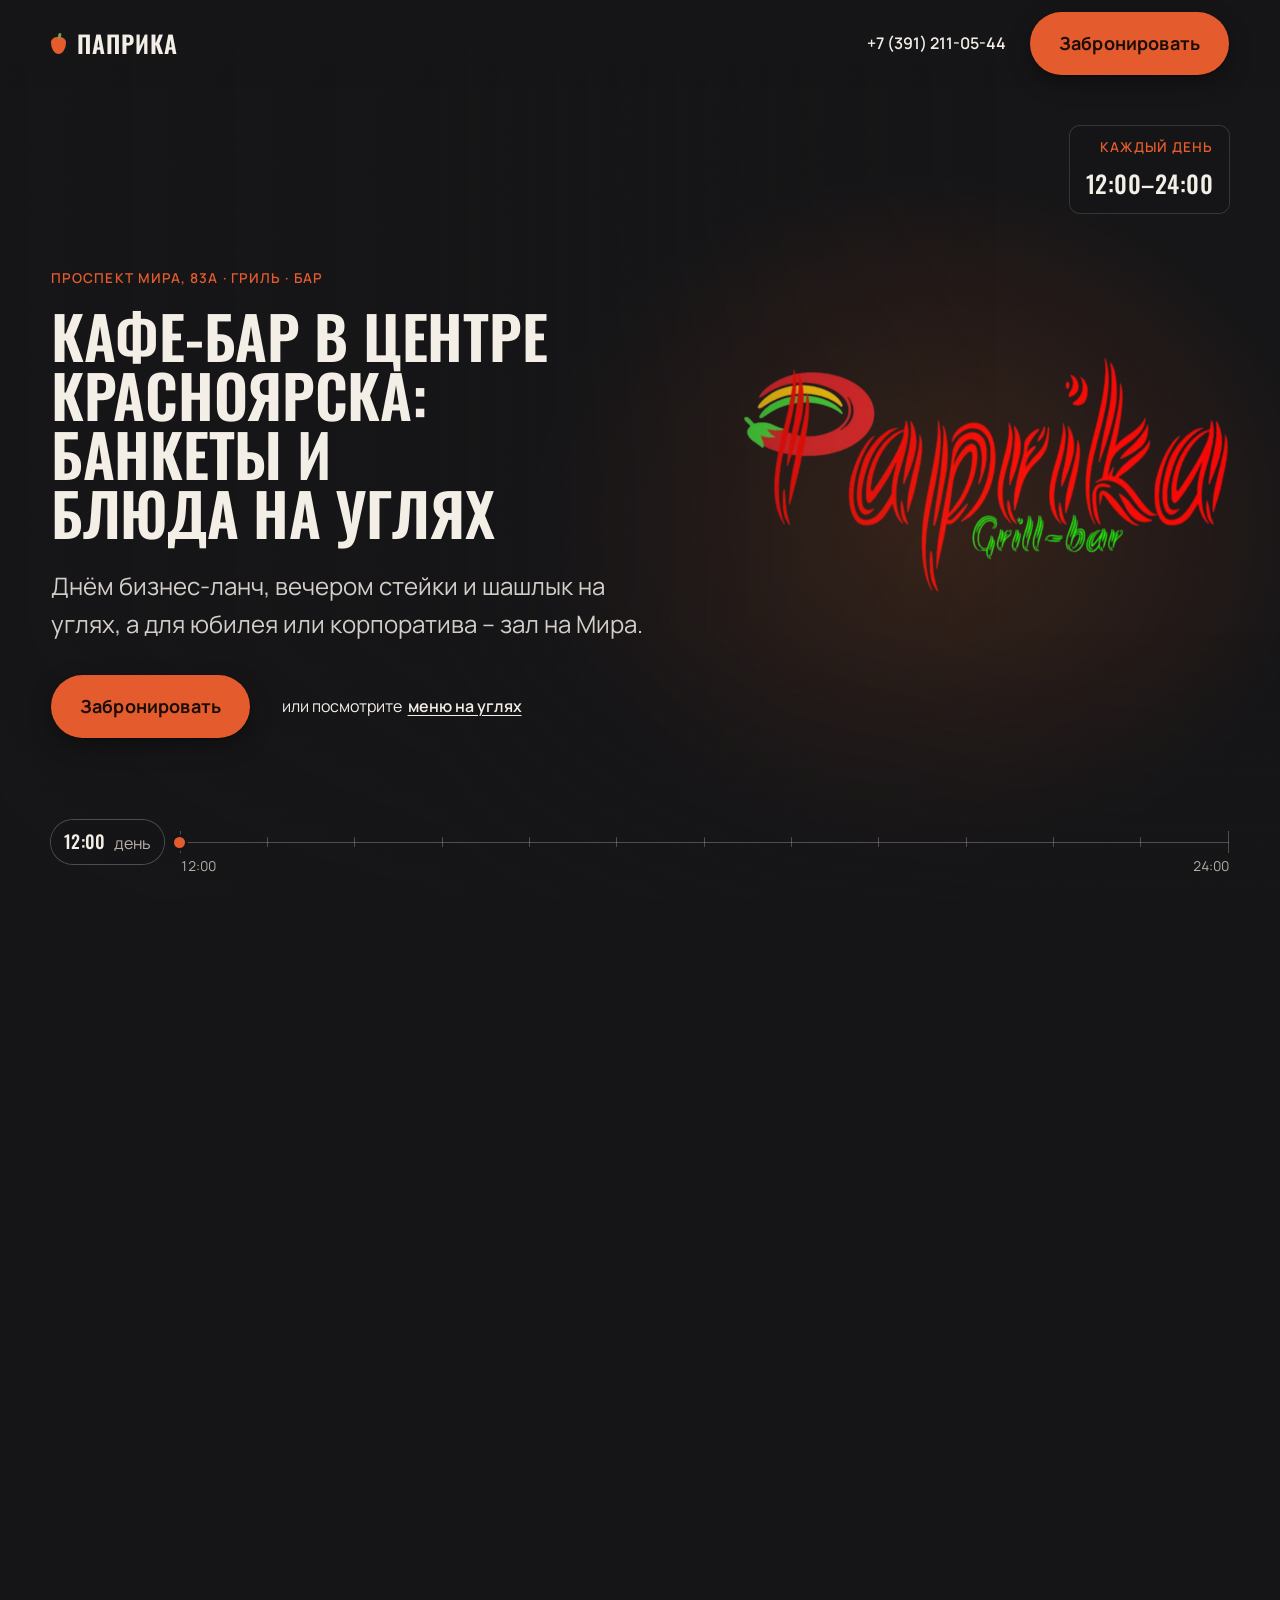
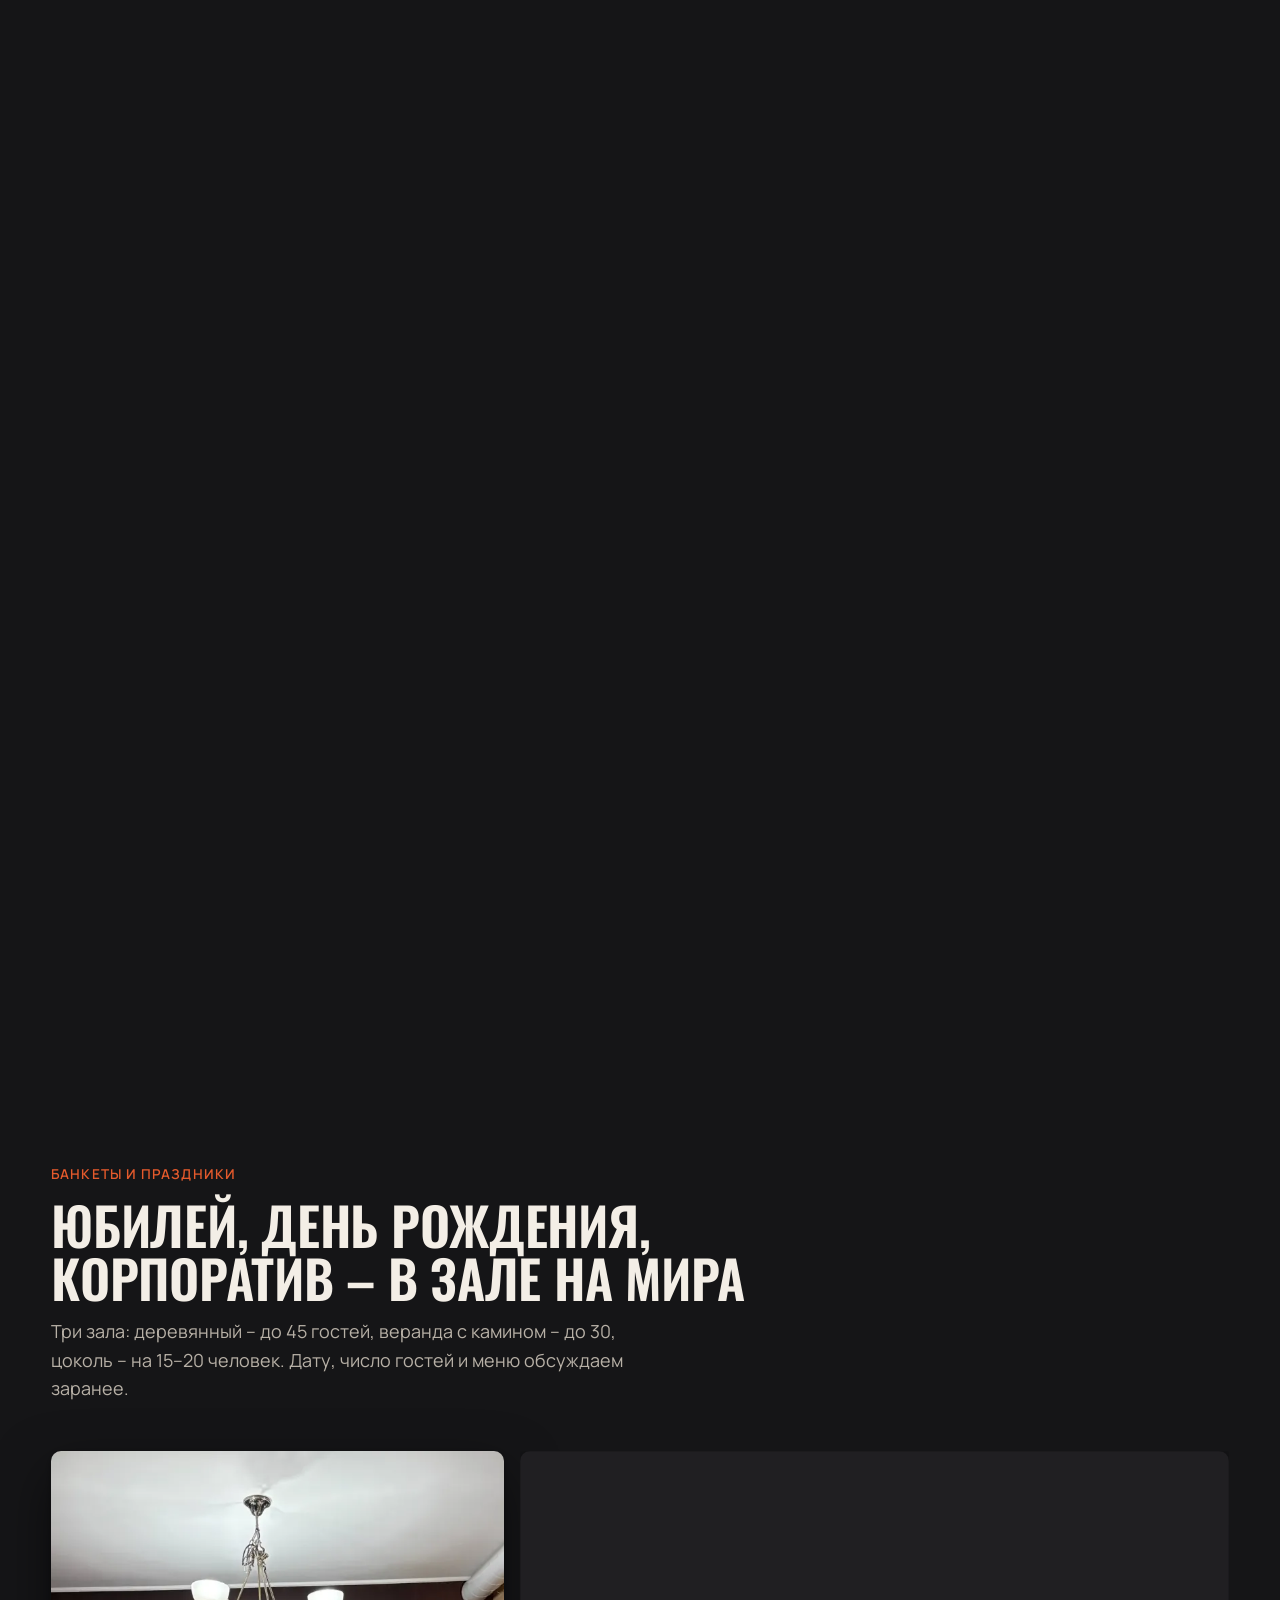
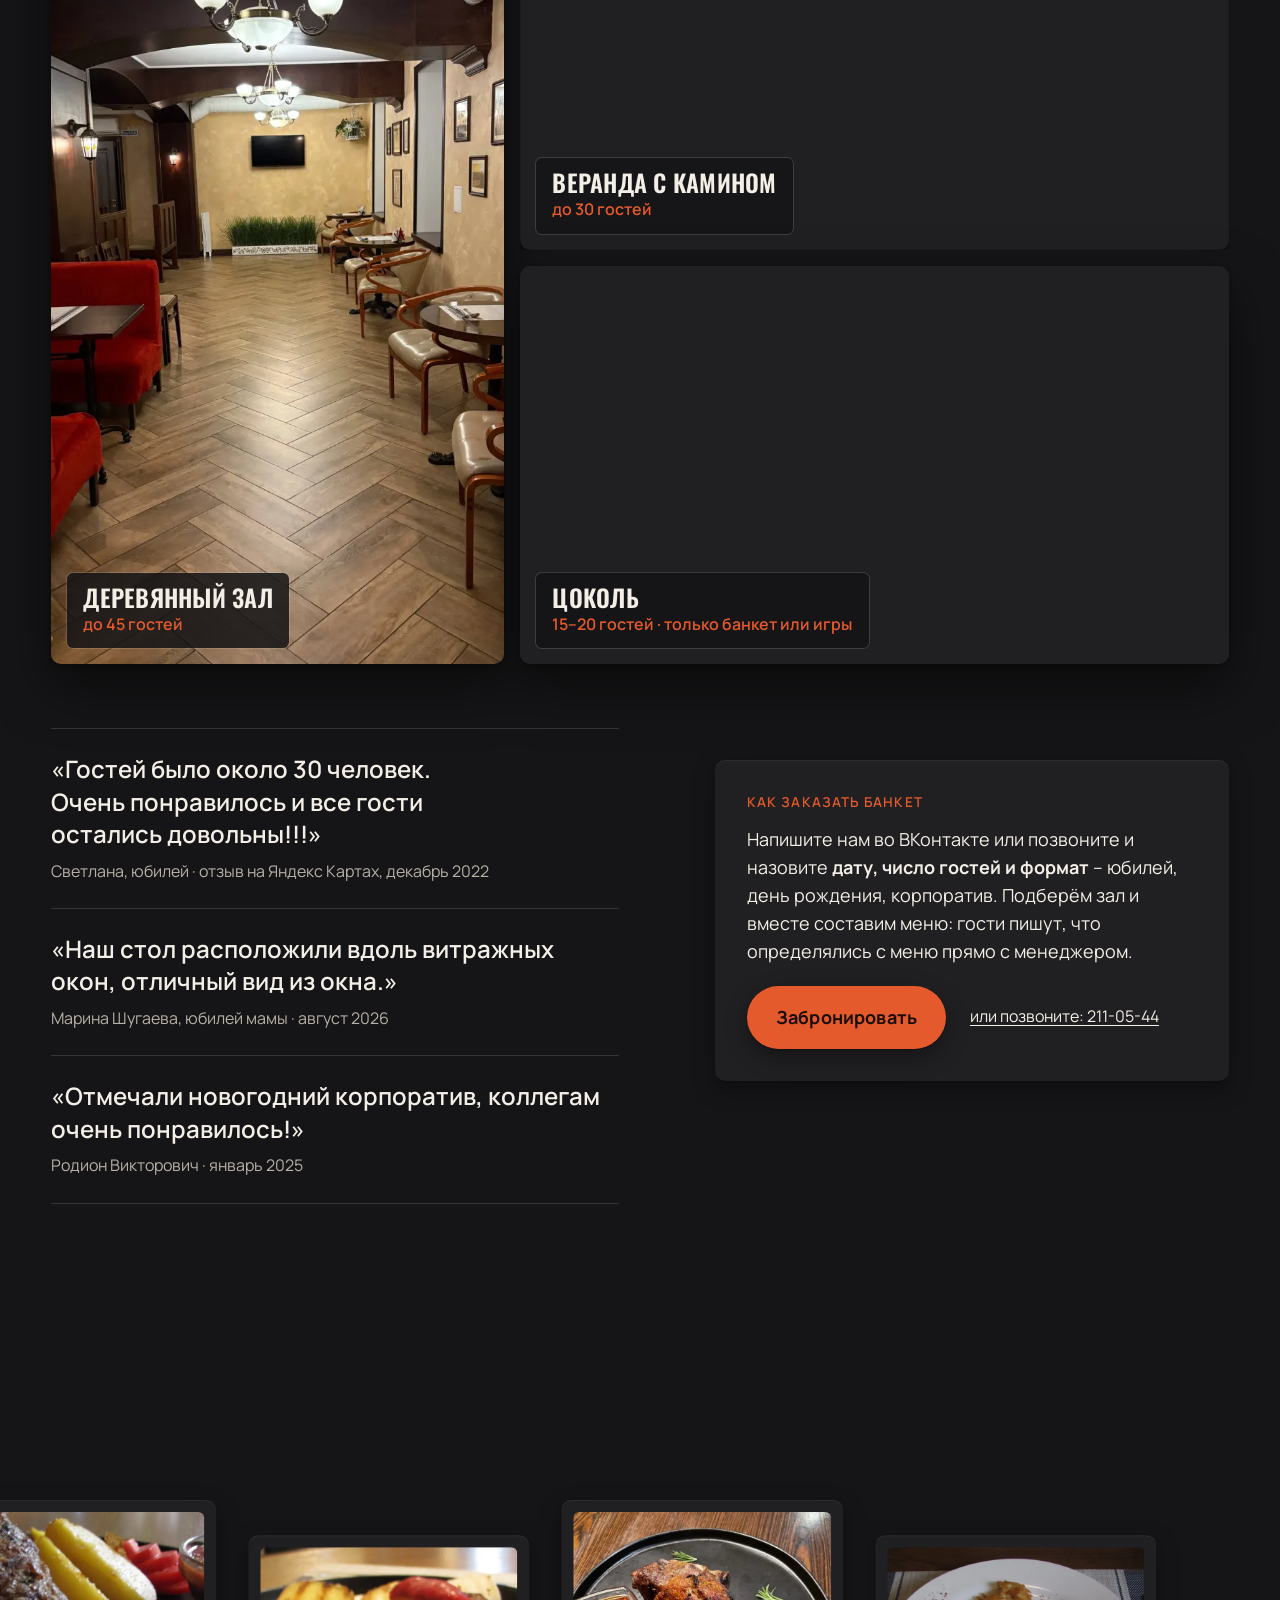
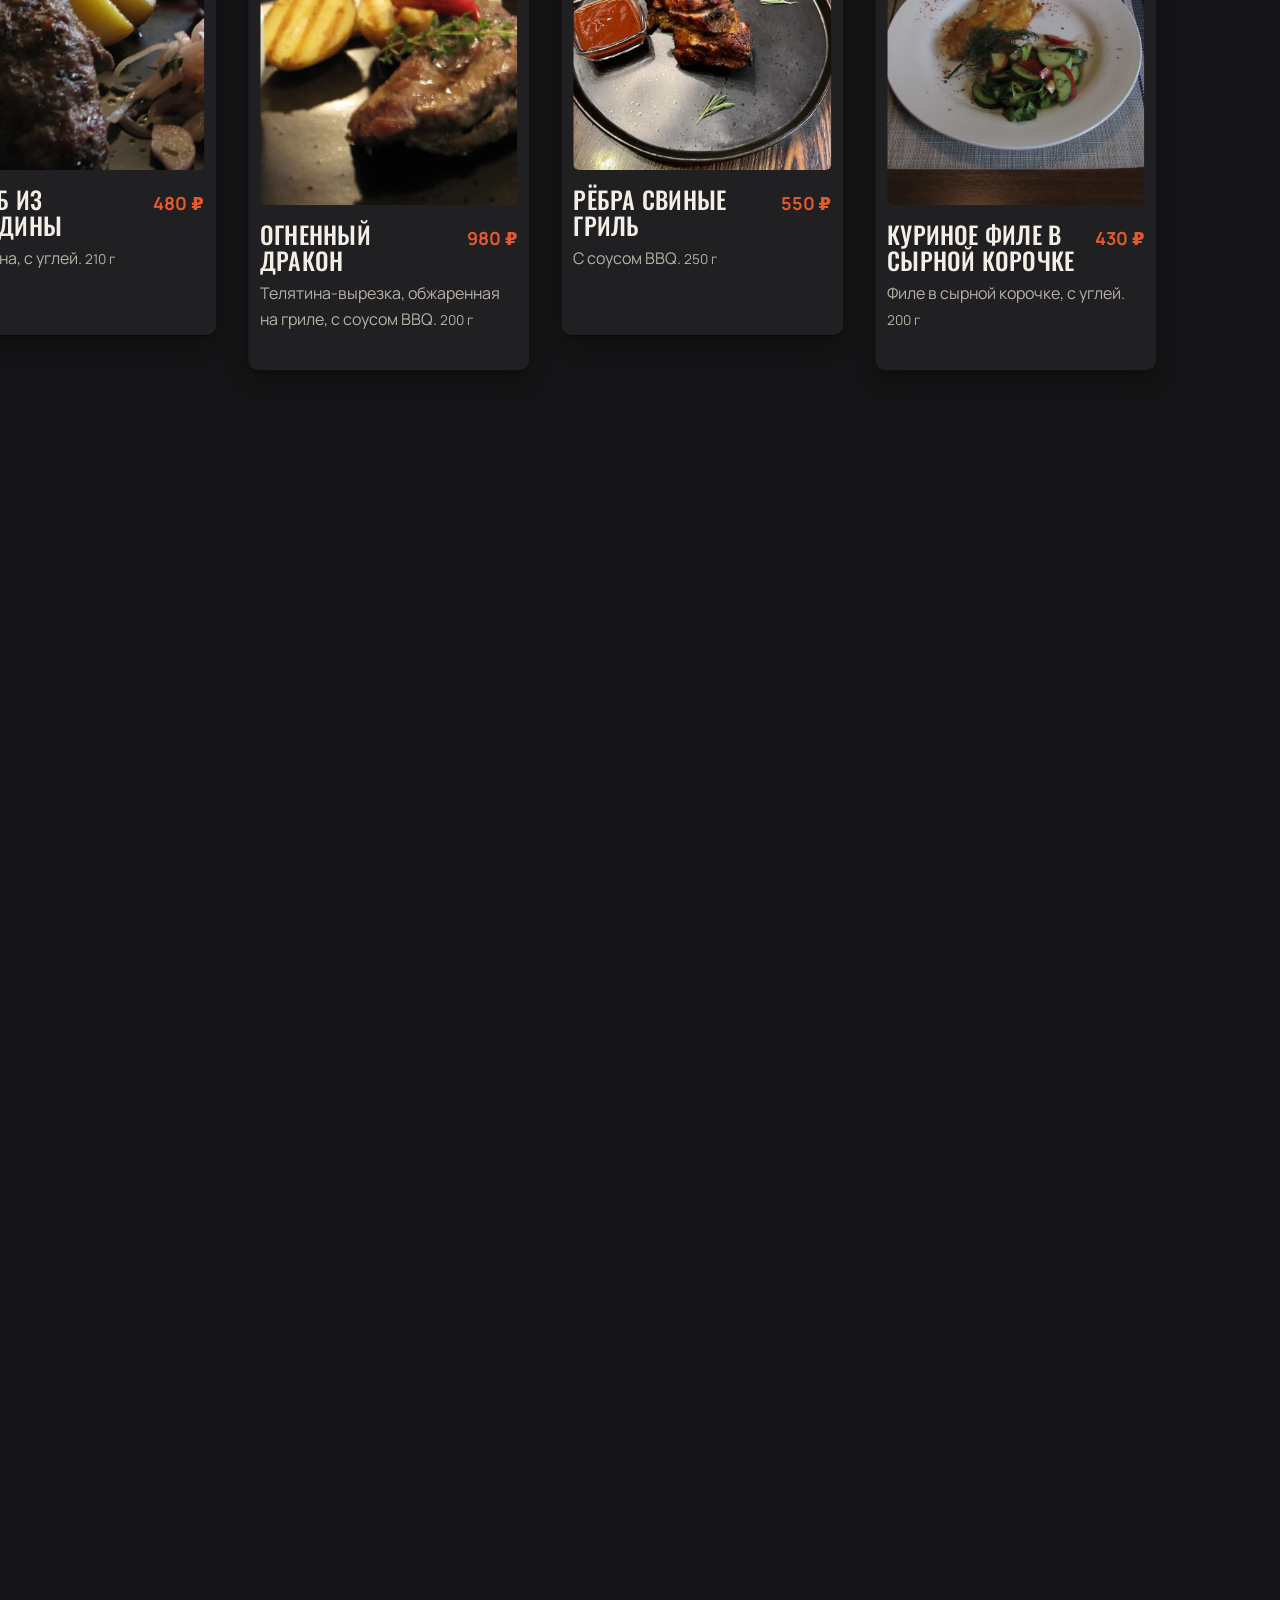
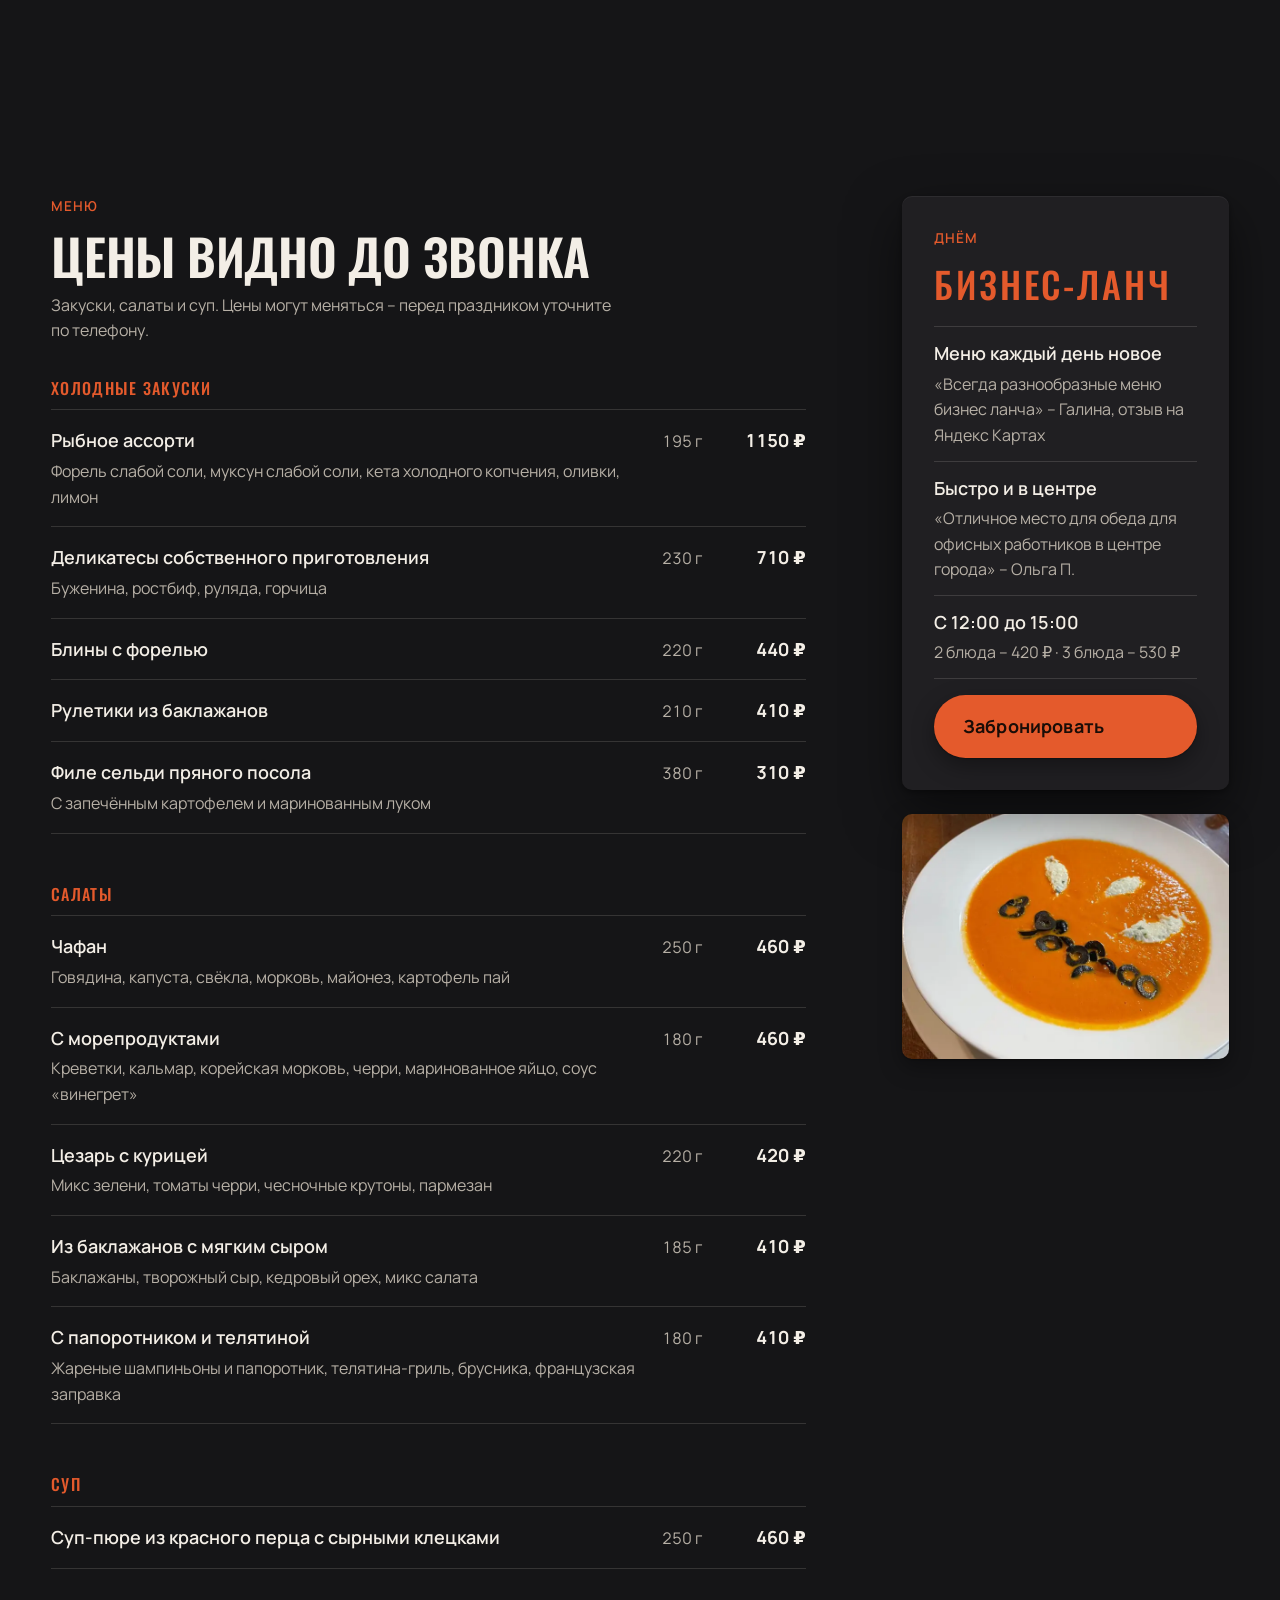
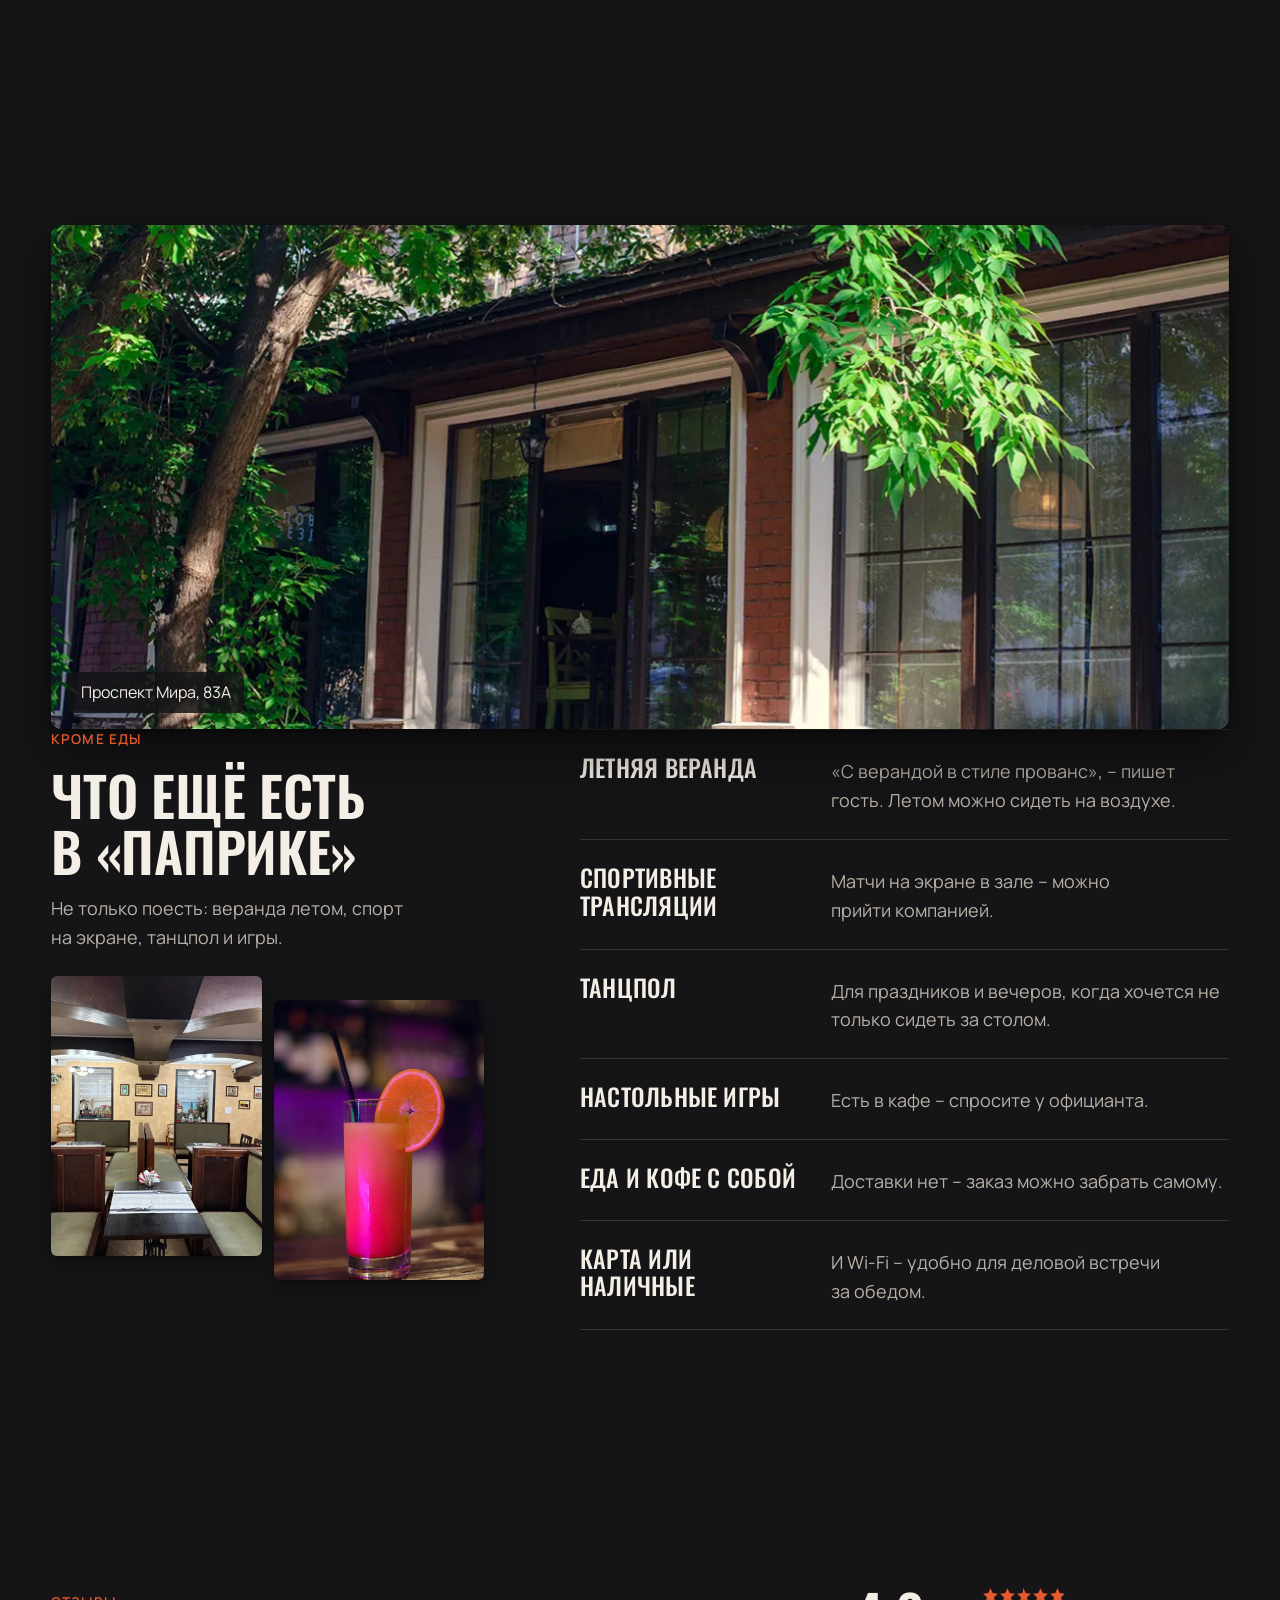
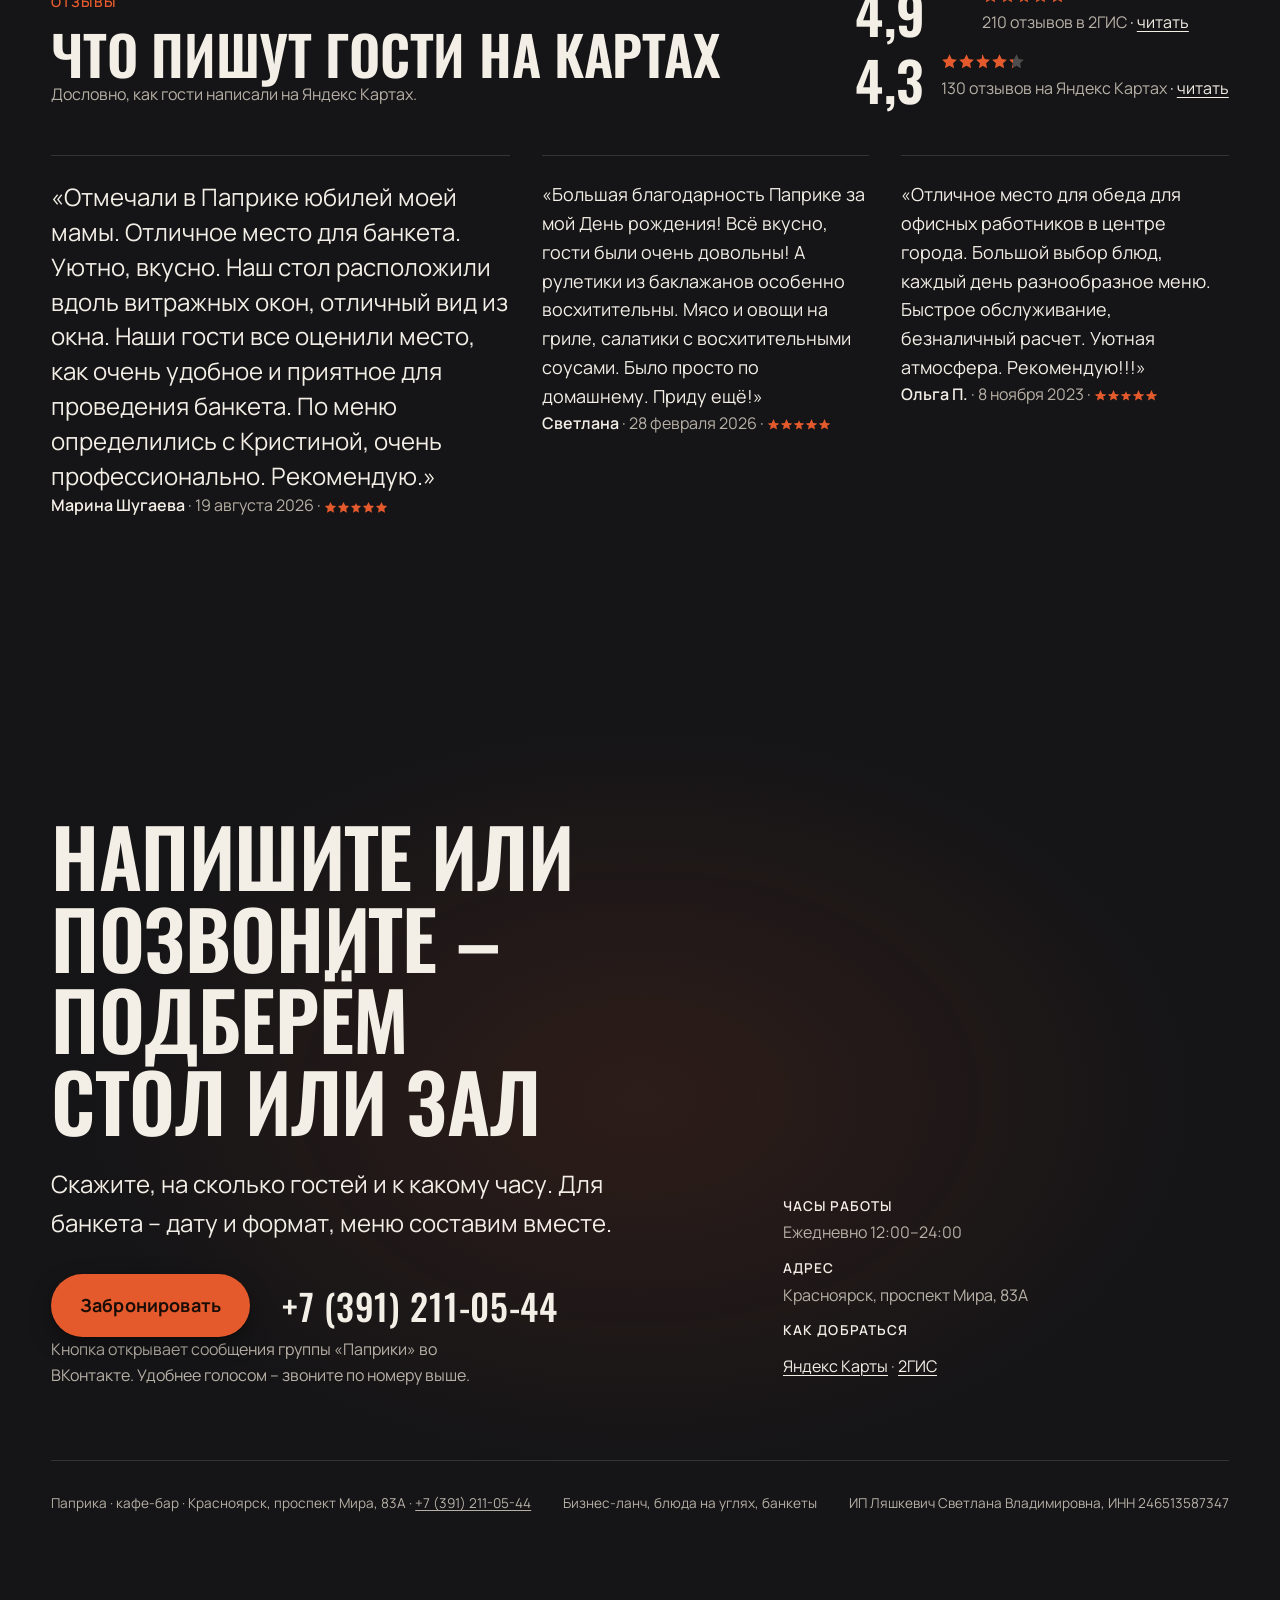
<file: index.html>
<!doctype html>
<html lang="ru">
<head>
<meta charset="utf-8">
<meta name="viewport" content="width=device-width, initial-scale=1, viewport-fit=cover">
<title>Кафе-бар «Паприка» в Красноярске – банкеты и блюда на углях</title>
<meta name="description" content="★★★★★ 4,9 – 210 отзывов в 2ГИС. Кафе-бар «Паприка» на проспекте Мира, 83А: блюда на углях, бизнес-ланч от 420 ₽, банкеты на 15–45 гостей. Каждый день 12:00–24:00.">
<meta name="robots" content="max-image-preview:large">
<meta property="og:type" content="website">
<meta property="og:locale" content="ru_RU">
<meta property="og:site_name" content="Паприка">
<meta property="og:title" content="Паприка – кафе-бар на Мира, 83А: банкеты на 15–45 гостей">
<meta property="og:description" content="Три зала, блюда на углях, бизнес-ланч с 12 до 15. Меню с ценами и бронь. Каждый день 12:00–24:00.">
<meta property="og:image" content="https://paprika-krsk.ru/assets/og-2.jpg">
<meta property="og:url" content="https://paprika-krsk.ru/">
<meta property="og:image:width" content="1200">
<meta property="og:image:height" content="630">
<link rel="canonical" href="https://paprika-krsk.ru/">
<meta name="twitter:card" content="summary_large_image">
<link rel="preload" as="image" href="assets/logo.webp" fetchpriority="high">
<link rel="icon" href="/favicon.ico" sizes="any">
<link rel="icon" type="image/png" sizes="96x96" href="/assets/icon-96.png">
<link rel="icon" type="image/png" sizes="192x192" href="/assets/icon-192.png">
<link rel="apple-touch-icon" href="/apple-touch-icon.png">
<link rel="stylesheet" href="vibe.css">
<script type="application/ld+json">
{"@context":"https://schema.org","@type":"Restaurant","name":"Паприка","description":"Кафе-бар в центре Красноярска: бизнес-ланч днём, блюда на мангале вечером, три зала для банкетов на 15–45 гостей.","url":"https://paprika-krsk.ru/","image":"https://paprika-krsk.ru/assets/og-2.jpg","hasMenu":"https://paprika-krsk.ru/#menu","acceptsReservations":true,"paymentAccepted":"Наличные, банковская карта","priceRange":"₽₽","telephone":"+7 391 211-05-44","openingHours":"Mo-Su 12:00-24:00","servesCuisine":["Гриль","Русская кухня","Европейская кухня"],"address":{"@type":"PostalAddress","streetAddress":"проспект Мира, 83А","addressLocality":"Красноярск","postalCode":"660049","addressRegion":"Красноярский край","addressCountry":"RU"},"geo":{"@type":"GeoCoordinates","latitude":56.0118,"longitude":92.8714},"aggregateRating":{"@type":"AggregateRating","ratingValue":"4.9","bestRating":"5","ratingCount":"210","reviewCount":"210"},"sameAs":["https://vk.com/24paprika","https://yandex.ru/maps/org/paprika/222144430057/","https://2gis.ru/krasnoyarsk/firm/70000001033054263"],"menu":{"@type":"Menu","name":"Основное меню","hasMenuSection":[{"@type":"MenuSection","name":"Блюда на углях","hasMenuItem":[{"@type":"MenuItem","name":"Стейк «Паприка»","description":"Из толстого края телятины с томатным соусом, 200 г","offers":{"@type":"Offer","price":"1050","priceCurrency":"RUB"}},{"@type":"MenuItem","name":"Шашлык из свиной шеи","description":"С фирменным соусом, маринованным луком и картофелем, 350 г","offers":{"@type":"Offer","price":"580","priceCurrency":"RUB"}},{"@type":"MenuItem","name":"Шашлык из цыплёнка","description":"С цукини и беконом на шпажках, 270 г","offers":{"@type":"Offer","price":"580","priceCurrency":"RUB"}},{"@type":"MenuItem","name":"Кебаб из говядины","description":"Говядина, с углей, 210 г","offers":{"@type":"Offer","price":"480","priceCurrency":"RUB"}},{"@type":"MenuItem","name":"Огненный дракон","description":"Телятина-вырезка, обжаренная на гриле, с соусом BBQ, 200 г","offers":{"@type":"Offer","price":"980","priceCurrency":"RUB"}},{"@type":"MenuItem","name":"Рёбра свиные гриль","description":"С соусом BBQ, 250 г","offers":{"@type":"Offer","price":"550","priceCurrency":"RUB"}},{"@type":"MenuItem","name":"Куриное филе в сырной корочке","description":"Филе в сырной корочке, с углей, 200 г","offers":{"@type":"Offer","price":"430","priceCurrency":"RUB"}}]},{"@type":"MenuSection","name":"Холодные закуски","hasMenuItem":[{"@type":"MenuItem","name":"Рыбное ассорти","description":"Форель, муксун, кета, оливки, лимон, 195 г","offers":{"@type":"Offer","price":"1150","priceCurrency":"RUB"}},{"@type":"MenuItem","name":"Деликатесы собственного приготовления","description":"Буженина, ростбиф, руляда, горчица, 230 г","offers":{"@type":"Offer","price":"710","priceCurrency":"RUB"}}]},{"@type":"MenuSection","name":"Салаты","hasMenuItem":[{"@type":"MenuItem","name":"Чафан","description":"Говядина, капуста, свёкла, морковь, майонез, картофель пай, 250 г","offers":{"@type":"Offer","price":"460","priceCurrency":"RUB"}},{"@type":"MenuItem","name":"Цезарь с курицей","description":"Микс зелени, томаты черри, крутоны, пармезан, 220 г","offers":{"@type":"Offer","price":"420","priceCurrency":"RUB"}}]},{"@type":"MenuSection","name":"Суп","hasMenuItem":[{"@type":"MenuItem","name":"Суп-пюре из красного перца с сырными клецками","description":"250 г","offers":{"@type":"Offer","price":"460","priceCurrency":"RUB"}}]},{"@type":"MenuSection","name":"Бизнес-ланч","description":"Ежедневно с 12:00 до 15:00","hasMenuItem":[{"@type":"MenuItem","name":"Бизнес-ланч 2 блюда","offers":{"@type":"Offer","price":"420","priceCurrency":"RUB"}},{"@type":"MenuItem","name":"Бизнес-ланч 3 блюда","offers":{"@type":"Offer","price":"530","priceCurrency":"RUB"}}]}]}}
</script>
<style>
  @font-face { font-family: 'Manrope'; font-style: normal; font-weight: 400; font-display: swap; src: url(assets/fonts/manrope-cyrillic.woff2) format('woff2'); unicode-range: U+0301, U+0400-045F, U+0490-0491, U+04B0-04B1, U+2116; }
  @font-face { font-family: 'Manrope'; font-style: normal; font-weight: 400; font-display: swap; src: url(assets/fonts/manrope-latin.woff2) format('woff2'); unicode-range: U+0000-00FF, U+0131, U+0152-0153, U+02BB-02BC, U+02C6, U+02DA, U+02DC, U+0304, U+0308, U+0329, U+2000-206F, U+20AC, U+2122, U+2191, U+2193, U+2212, U+2215, U+FEFF, U+FFFD; }
  @font-face { font-family: 'Manrope'; font-style: normal; font-weight: 500; font-display: swap; src: url(assets/fonts/manrope-cyrillic.woff2) format('woff2'); unicode-range: U+0301, U+0400-045F, U+0490-0491, U+04B0-04B1, U+2116; }
  @font-face { font-family: 'Manrope'; font-style: normal; font-weight: 500; font-display: swap; src: url(assets/fonts/manrope-latin.woff2) format('woff2'); unicode-range: U+0000-00FF, U+0131, U+0152-0153, U+02BB-02BC, U+02C6, U+02DA, U+02DC, U+0304, U+0308, U+0329, U+2000-206F, U+20AC, U+2122, U+2191, U+2193, U+2212, U+2215, U+FEFF, U+FFFD; }
  @font-face { font-family: 'Manrope'; font-style: normal; font-weight: 600; font-display: swap; src: url(assets/fonts/manrope-cyrillic.woff2) format('woff2'); unicode-range: U+0301, U+0400-045F, U+0490-0491, U+04B0-04B1, U+2116; }
  @font-face { font-family: 'Manrope'; font-style: normal; font-weight: 600; font-display: swap; src: url(assets/fonts/manrope-latin.woff2) format('woff2'); unicode-range: U+0000-00FF, U+0131, U+0152-0153, U+02BB-02BC, U+02C6, U+02DA, U+02DC, U+0304, U+0308, U+0329, U+2000-206F, U+20AC, U+2122, U+2191, U+2193, U+2212, U+2215, U+FEFF, U+FFFD; }
  @font-face { font-family: 'Manrope'; font-style: normal; font-weight: 700; font-display: swap; src: url(assets/fonts/manrope-cyrillic.woff2) format('woff2'); unicode-range: U+0301, U+0400-045F, U+0490-0491, U+04B0-04B1, U+2116; }
  @font-face { font-family: 'Manrope'; font-style: normal; font-weight: 700; font-display: swap; src: url(assets/fonts/manrope-latin.woff2) format('woff2'); unicode-range: U+0000-00FF, U+0131, U+0152-0153, U+02BB-02BC, U+02C6, U+02DA, U+02DC, U+0304, U+0308, U+0329, U+2000-206F, U+20AC, U+2122, U+2191, U+2193, U+2212, U+2215, U+FEFF, U+FFFD; }
  @font-face { font-family: 'Oswald'; font-style: normal; font-weight: 500; font-display: swap; src: url(assets/fonts/oswald-cyrillic.woff2) format('woff2'); unicode-range: U+0301, U+0400-045F, U+0490-0491, U+04B0-04B1, U+2116; }
  @font-face { font-family: 'Oswald'; font-style: normal; font-weight: 500; font-display: swap; src: url(assets/fonts/oswald-latin.woff2) format('woff2'); unicode-range: U+0000-00FF, U+0131, U+0152-0153, U+02BB-02BC, U+02C6, U+02DA, U+02DC, U+0304, U+0308, U+0329, U+2000-206F, U+20AC, U+2122, U+2191, U+2193, U+2212, U+2215, U+FEFF, U+FFFD; }
  @font-face { font-family: 'Oswald'; font-style: normal; font-weight: 600; font-display: swap; src: url(assets/fonts/oswald-cyrillic.woff2) format('woff2'); unicode-range: U+0301, U+0400-045F, U+0490-0491, U+04B0-04B1, U+2116; }
  @font-face { font-family: 'Oswald'; font-style: normal; font-weight: 600; font-display: swap; src: url(assets/fonts/oswald-latin.woff2) format('woff2'); unicode-range: U+0000-00FF, U+0131, U+0152-0153, U+02BB-02BC, U+02C6, U+02DA, U+02DC, U+0304, U+0308, U+0329, U+2000-206F, U+20AC, U+2122, U+2191, U+2193, U+2212, U+2215, U+FEFF, U+FFFD; }
  /* ---- тема: «уголь + паприка», шесть цветов, два шрифта ---------------- */
  .v-page {
    --v-canvas: #151517; --v-surface: #201f22;
    --v-ink: #f3eee6; --v-ink-soft: #b7b0a6;
    --v-accent: #e45a2c; --v-accent-ink: #1a0d07;
    --v-font-display: "Oswald", "Arial Narrow", system-ui, sans-serif;
    --v-font-text: "Manrope", "Segoe UI", system-ui, sans-serif;
    --v-shadow-color: 0 0 0;
    --v-e1: 0 1px 2px rgb(var(--v-shadow-color) / .3), 0 8px 22px rgb(var(--v-shadow-color) / .35);
    --v-e2: 0 2px 6px rgb(var(--v-shadow-color) / .35), 0 22px 54px rgb(var(--v-shadow-color) / .5);
    --v-radius: 10px;
    --v-display-weight: 600;
    --v-track-tight: -0.005em;
    --v-t-xs: clamp(0.8125rem, 0.79rem + 0.15vw, 0.85rem);
    --v-t-sm: clamp(0.9375rem, 0.9rem + 0.2vw, 1rem);
    --v-canvas-85: color-mix(in oklab, var(--v-canvas) 85%, transparent);
    --v-canvas-60: color-mix(in oklab, var(--v-canvas) 60%, transparent);
    --v-accent-10: color-mix(in oklab, var(--v-accent) 12%, transparent);
    --v-edge: inset 0 1px 0 rgb(255 255 255 / .06);
  }
  html, body { background: #151517; }
  .v-page .v-display { line-height: 1.02; text-transform: uppercase; }
  .v-page .v-lede { font-weight: 400; line-height: 1.6; }
  .v-page .v-label { font-weight: 600; color: var(--v-accent); }
  .v-page .v-btn { font-size: var(--v-t-base); font-weight: 700; }
  .v-page h3 { font-weight: 600; }
  @media (max-width: 860px) {
    .hero__tel, .rows p, .rows cite, .turn__text, .bank__fig figcaption, .shift__win span, .shift__win em, .clock, .dish p, .dish small,
    .plist .note, .plist .w, .lunch li span, .menu__note, .fact span, .reviews__meta, .reviews__rating, .close__hint, .close__meta, .foot { font-size: .95rem; }
    .v-page .v-label { font-size: .9375rem; }
  }

  /* ---- шапка ------------------------------------------------------------ */
  .bar { position: fixed; inset: 0 0 auto 0; z-index: 30; display: flex; align-items: center; justify-content: space-between;
    padding: var(--v-3) var(--v-gutter); gap: var(--v-4);
    background: linear-gradient(to bottom, var(--v-canvas-85), transparent);
    transition: background-color .3s var(--v-ease-out), box-shadow .3s var(--v-ease-out); }
  .bar.is-scrolled { background: var(--v-canvas-85); -webkit-backdrop-filter: blur(12px); backdrop-filter: blur(12px); box-shadow: 0 1px 0 var(--v-hair); }
  .bar__mark { font-family: var(--v-font-display); font-weight: 600; font-size: var(--v-t-lg); letter-spacing: .04em; text-transform: uppercase; text-decoration: none; color: var(--v-ink);
    display: inline-flex; align-items: center; gap: .45em; min-height: 44px; white-space: nowrap; }
  .bar__mark i { width: .62em; height: .9em; display: inline-block; position: relative; }
  .bar__mark i::before { content: ""; position: absolute; left: 0; right: 0; bottom: 0; height: 78%; border-radius: 45% 45% 50% 50% / 30% 30% 70% 70%; background: var(--v-accent); }
  .bar__mark i::after { content: ""; position: absolute; left: 46%; top: 0; width: .12em; height: 30%; border-radius: 2px; background: #7c9a4a; transform: rotate(14deg); }
  .bar__right { display: flex; align-items: center; gap: var(--v-4); }
  .bar__tel { text-decoration: none; font-weight: 600; font-size: var(--v-t-sm); color: var(--v-ink); display: inline-flex; align-items: center; min-height: 44px; padding: 0 var(--v-2); }
  @media (max-width: 700px) {
    .bar__tel { display: none; }
    .bar .v-btn { padding: 0 1em; min-height: 44px; font-size: .95rem; }
  }
  @media (max-width: 860px) { .bar.is-scrolled { background: color-mix(in oklab, var(--v-canvas) 96%, transparent); } }

  /* ---- акт 1 · hero и «день в Паприке»: угли разгораются от --v-p --------------- */
  .hero__photo { position: absolute; inset: 0; overflow: hidden; --hx: 62%; --hy: 50%; }
  .hero__stack img { position: absolute; max-width: none; left: 0; top: -4%; width: 100%; height: 108%; object-fit: cover; object-position: var(--hx) var(--hy); }
  /* фирменный ход: день идёт к вечеру – кадр темнеет, а тарелку подсвечивает тёплый свет углей (свет, не палитра) */
  .hero__dusk { position: absolute; inset: 0; z-index: 1; pointer-events: none; background: rgb(10 8 8 / .5); opacity: clamp(0, (var(--v-p, 0) - .25) / .5, 1); }
  .hero__ember { position: absolute; inset: 0; z-index: 1; pointer-events: none; mix-blend-mode: screen;
    background: radial-gradient(42% 52% at var(--hx) 58%, rgb(255 120 40 / .42), rgb(255 80 20 / .14) 55%, transparent 75%);
    opacity: clamp(0, (var(--v-p, 0) - .3) / .45, 1); }
  .hero__wash { position: absolute; inset: 0; z-index: 2; pointer-events: none;
    background: linear-gradient(to right, rgb(21 21 23 / .92) 0%, rgb(21 21 23 / .72) 34%, rgb(21 21 23 / .15) 62%, transparent 78%),
      linear-gradient(to top, rgb(21 21 23 / .7), transparent 30%); }
  .hero__copy { bottom: clamp(7rem, 18vh, 12rem); max-width: min(42rem, 86vw); }
  .hero__label { display: block; margin-bottom: var(--v-4); }
  .hero__copy .v-display { font-size: clamp(2.4rem, 1.3rem + 3vw, 4.4rem); line-height: 1; }
  .hero__copy .v-lede { margin-top: var(--v-5); max-width: 40ch; color: color-mix(in oklab, var(--v-ink) 86%, transparent); }
  .hero__cta { display: flex; flex-wrap: wrap; align-items: center; gap: var(--v-4) var(--v-6); margin-top: var(--v-6); }
  .hero__tel { text-decoration: none; color: inherit; font-size: var(--v-t-sm); display: inline-flex; align-items: center; min-height: 44px; gap: .35em; }
  .hero__tel b { font-weight: 600; text-decoration: underline; text-decoration-thickness: 1px; text-underline-offset: .18em; }
  .hero__note { position: absolute; z-index: 3; right: var(--v-gutter); top: clamp(5rem, 14vh, 9rem); text-align: right; display: grid; gap: .3em; font-size: var(--v-t-sm);
    padding: .7em 1em; border-radius: var(--v-radius); background: var(--v-canvas-85); box-shadow: 0 0 0 1px var(--v-hair); }
  .hero__note .v-nums { font-family: var(--v-font-display); font-weight: 500; font-size: var(--v-t-lg); letter-spacing: .02em; }

  .shift { position: absolute; z-index: 3; left: var(--v-gutter); bottom: clamp(7rem, 18vh, 12rem); max-width: min(40rem, 86vw); display: grid; gap: var(--v-4); }
  .shift .v-display--md { font-size: clamp(1.7rem, 1.1rem + 1.8vw, 2.8rem); }
  .shift__list { display: grid; margin-top: var(--v-2); }
  .shift__win { --on: clamp(0, min((var(--v-p, 0) - var(--a)) * 10 + 1, (var(--b) - var(--v-p, 0)) * 10 + 1), 1);
    display: grid; grid-template-columns: 6.5rem 1fr auto; gap: .15em var(--v-4); align-items: baseline; padding: var(--v-3); margin: 0 calc(-1 * var(--v-3)); border-top: 1px solid var(--v-hair);
    border-radius: var(--v-radius); background: color-mix(in oklab, var(--v-surface) calc(var(--on) * 100%), transparent);
    box-shadow: 0 8px 22px rgb(0 0 0 / calc(var(--on) * .35)); }
  .shift__win:last-child { border-bottom: 1px solid var(--v-hair); }
  .shift__when { grid-column: 1; grid-row: 1 / span 2; font-family: var(--v-font-display); font-weight: 500; font-size: var(--v-t-sm); text-transform: uppercase; letter-spacing: .04em; display: flex; align-items: center; gap: .5em; opacity: calc(.55 + .45 * var(--on)); }
  .shift__when i { width: .55em; height: .55em; border-radius: 50%; background: var(--v-accent); transform: scale(calc(.3 + .7 * var(--on))); opacity: var(--on); }
  .shift__win b { grid-column: 2; grid-row: 1; font-weight: 700; opacity: calc(.7 + .3 * var(--on)); }
  .shift__desc { grid-column: 2; grid-row: 2; font-size: var(--v-t-sm); color: var(--v-ink-soft); }
  .shift__win em { grid-column: 3; grid-row: 1 / span 2; font-style: normal; font-weight: 600; font-size: var(--v-t-sm); white-space: nowrap; align-self: start; }
  .shift__cta { display: flex; flex-wrap: wrap; align-items: center; gap: var(--v-3) var(--v-5); margin-top: var(--v-2); }
  .shift__cta span { font-size: var(--v-t-sm); max-width: 30ch; color: var(--v-ink-soft); text-wrap: pretty; }

  .clock { position: absolute; z-index: 3; left: var(--v-gutter); right: var(--v-gutter); bottom: clamp(1.5rem, 4vh, 3rem); display: grid; grid-template-columns: auto 1fr; align-items: center; gap: var(--v-4); font-size: var(--v-t-sm); }
  .clock__time { display: inline-flex; align-items: baseline; gap: .5em; padding: .45em .8em; border-radius: 999px; background: var(--v-canvas-85); box-shadow: 0 0 0 1px var(--v-hair-strong); }
  .clock__time b { font-family: var(--v-font-display); font-weight: 500; font-size: var(--v-t-base); font-variant-numeric: tabular-nums; letter-spacing: .02em; }
  .clock__time i { font-style: normal; color: var(--v-ink-soft); }
  .clock__rule { position: relative; height: 1.4rem; }
  .clock__rule::before { content: ""; position: absolute; left: 0; right: 0; top: 50%; height: 1px; background: var(--v-hair-strong); }
  .clock__ticks { position: absolute; inset: 0; display: flex; justify-content: space-between; }
  .clock__ticks i { width: 1px; height: 100%; background: var(--v-hair-strong); transform: scaleY(.45); }
  .clock__ticks i:first-child, .clock__ticks i:last-child { transform: none; }
  .clock__mark { position: absolute; top: 50%; left: calc(var(--v-p, 0) * 100%); width: 11px; height: 11px; margin: -5.5px 0 0 -5.5px; border-radius: 50%; background: var(--v-accent); box-shadow: 0 0 0 3px var(--v-canvas-85), 0 0 calc(var(--v-p, 0) * 18px) rgb(255 110 40 / .8); text-decoration: none; }
  .clock__fill { position: absolute; left: 0; top: 50%; height: 1px; width: calc(var(--v-p, 0) * 100%); background: var(--v-accent); }
  .clock__lbl { position: absolute; top: 100%; margin-top: .2em; font-size: var(--v-t-xs); color: var(--v-ink-soft); font-variant-numeric: tabular-nums; }
  .clock__lbl--close { right: 0; }
  /* логотип заведения вместо фото блюда (просьба Паприки 20.10): справа на тёмном фоне, свет углей за ним */
  .hero { --logo-w: clamp(20rem, 40vw, 50rem); }
  .hero__photo--logo { --hx: 72%; }
  .hero__photo--logo .hero__stack img { left: auto; right: 3vw; top: 0; width: var(--logo-w); height: 100%; object-fit: contain; object-position: 50% 52%; }
  /* текст слева не заходит под логотип */
  .v-page .hero .hero__copy, .v-page .hero .shift { max-width: min(42rem, calc(100vw - var(--logo-w) - 3vw - 2 * var(--v-gutter) - 1.5rem)); }
  .hero__photo--logo .hero__ember { opacity: calc(.35 + .65 * clamp(0, (var(--v-p, 0) - .1) / .5, 1)); }
  @media (max-width: 860px) {
    .hero__photo { top: auto; height: 44svh; --hx: 50%; --hy: 55%; }
    .hero__photo--logo { --hx: 50%; }
    .hero__photo--logo .hero__stack img { left: 6vw; right: 6vw; width: 88vw; object-position: 50% 45%; }
    .v-page .hero .hero__copy, .v-page .hero .shift { max-width: none; }
    .hero__ember { background: radial-gradient(60% 50% at 50% 60%, rgb(255 120 40 / .42), rgb(255 80 20 / .14) 55%, transparent 75%); }
    .hero__wash { background: linear-gradient(to bottom, var(--v-canvas) 0%, transparent 22%), linear-gradient(to top, rgb(21 21 23 / .75), transparent 32%); }
    .v-page .hero__copy { top: 5rem; bottom: auto; max-width: none; }
    .hero__copy .v-display { font-size: clamp(1.9rem, 1.2rem + 3.2vw, 2.4rem); }
    .hero__copy .v-lede { font-size: var(--v-t-base); margin-top: var(--v-4); max-width: none; }
    .hero__label { margin-bottom: var(--v-3); }
    .hero__cta { margin-top: var(--v-5); gap: var(--v-2) var(--v-5); }
    .hero__note { display: none; }
    .shift { top: 4.6rem; bottom: auto; right: var(--v-gutter); max-width: none; gap: var(--v-2); }
    .shift .v-display--md { font-size: var(--v-t-lg); }
    .shift__list { margin-top: 0; }
    .shift__win { grid-template-columns: 5.4rem 1fr auto; padding: var(--v-2); margin: 0 calc(-1 * var(--v-2)); }
    .shift__desc { display: none; }
    .shift__cta { margin-top: var(--v-2); gap: var(--v-2) var(--v-4); }
    .shift__cta span { display: none; }
    .clock { bottom: 1.25rem; gap: var(--v-3); }
    .clock__rule { height: 1.1rem; }
    .clock__lbl { display: none; }
  }
  @media (max-width: 600px) and (max-height: 700px) { .hero__photo { height: 38svh; } .hero__copy .v-lede { display: none; } }

  /* ---- акт 2 · банкеты: зал со шторкой, слова гостей, как заказать ------------- */
  .bank__head { display: grid; gap: var(--v-3); margin-bottom: var(--v-7); max-width: 58rem; }
  .bank__head .v-display--lg { font-size: clamp(2rem, 1.2rem + 2.6vw, 3.6rem); }
  .bank__head p { color: var(--v-ink-soft); max-width: 56ch; }
  .bank__grid { display: grid; grid-template-columns: minmax(0, 1.05fr) minmax(0, .95fr); gap: var(--v-8) var(--v-9); align-items: start; }
  .bank__fig { position: relative; border-radius: var(--v-radius); overflow: hidden; box-shadow: var(--v-e2); aspect-ratio: 4 / 3; background: var(--v-surface); }
  .bank__fig img { width: 100%; height: 100%; object-fit: cover; }
  .bank__fig figcaption { position: absolute; left: var(--v-4); right: var(--v-4); bottom: var(--v-4); z-index: 1; font-size: var(--v-t-sm); color: var(--v-ink); max-width: 44ch;
    padding: .6em .9em; border-radius: calc(var(--v-radius) - 4px); background: var(--v-canvas-85); box-shadow: 0 0 0 1px var(--v-hair); }
  .bank__second { margin-top: var(--v-5); display: grid; grid-template-columns: 9rem 1fr; gap: var(--v-4); align-items: center; font-size: var(--v-t-sm); color: var(--v-ink-soft); }
  .bank__second img { width: 100%; aspect-ratio: 4 / 3; object-fit: cover; border-radius: calc(var(--v-radius) - 4px); }
  .halls { display: grid; grid-template-columns: minmax(0, .78fr) minmax(0, 1.22fr); gap: var(--v-4); margin-bottom: var(--v-8); }
  .hall { position: relative; margin: 0; border-radius: var(--v-radius); overflow: hidden; box-shadow: var(--v-e2); background: var(--v-surface); }
  .hall img { position: absolute; inset: 0; width: 100%; height: 100%; object-fit: cover; }
  .hall--tall { grid-row: 1 / span 2; }
  .hall--wide { aspect-ratio: 16 / 9; }
  .hall figcaption { position: absolute; left: var(--v-4); bottom: var(--v-4); z-index: 1; display: grid; gap: .1em; padding: .6em .9em;
    border-radius: calc(var(--v-radius) - 4px); background: var(--v-canvas-85); box-shadow: 0 0 0 1px var(--v-hair); }
  .hall figcaption b { font-family: var(--v-font-display); font-weight: 600; font-size: var(--v-t-lg); text-transform: uppercase; letter-spacing: .01em; line-height: 1.1; }
  .hall figcaption span { font-size: var(--v-t-sm); color: var(--v-accent); font-weight: 600; }
  .rows li { padding: var(--v-5) 0; border-top: 1px solid var(--v-hair); display: grid; gap: var(--v-2); }
  .rows li:last-child { border-bottom: 1px solid var(--v-hair); }
  .rows q { font-family: var(--v-font-text); font-weight: 600; font-size: var(--v-t-lg); line-height: 1.35; quotes: "«" "»"; text-wrap: pretty; }
  .rows cite { font-style: normal; font-size: var(--v-t-sm); color: var(--v-ink-soft); }
  .turn { margin-top: var(--v-6); padding: var(--v-6); border-radius: var(--v-radius); background: var(--v-surface); box-shadow: var(--v-e1), var(--v-edge); display: grid; gap: var(--v-3); }
  .turn__text { font-size: var(--v-t-base); line-height: 1.55; text-wrap: pretty; }
  .turn__text b { font-weight: 700; }
  .turn .cta { display: flex; flex-wrap: wrap; gap: var(--v-3) var(--v-5); align-items: center; margin-top: var(--v-2); }
  .turn .cta a:not(.v-btn) { color: var(--v-ink); font-size: var(--v-t-sm); display: inline-flex; align-items: center; min-height: 44px; }
  @media (max-width: 860px) {
    .bank__head { margin-bottom: var(--v-6); }
    .bank__grid { grid-template-columns: 1fr; gap: var(--v-6); }
    .halls { grid-template-columns: 1fr; gap: var(--v-3); margin-bottom: var(--v-6); }
    .hall--tall { grid-row: auto; aspect-ratio: 4 / 5; }
    .hall--wide { aspect-ratio: 4 / 3; }
    .hall figcaption b { font-size: var(--v-t-base); }
    .turn { padding: var(--v-5); }
    .rows q { font-size: var(--v-t-base); }
    .bank__second { grid-template-columns: 7rem 1fr; }
  }

  /* ---- акт 3 · на углях: боковая лента блюд ------------------------------------- */
  .ugli { height: 100%; display: flex; align-items: center; }
  .rail { padding: 0 var(--v-gutter); align-items: stretch; }
  .rail__intro { width: min(26rem, 80vw); display: grid; align-content: center; gap: var(--v-4); padding-right: var(--v-6); }
  .rail__intro .v-display--lg { font-size: clamp(2.2rem, 1.4rem + 2.6vw, 3.8rem); }
  .rail__intro p { color: var(--v-ink-soft); max-width: 34ch; }
  .dish { width: clamp(15rem, 22vw, 20rem); display: grid; grid-template-rows: auto auto 1fr; gap: var(--v-2); padding: var(--v-3); border-radius: var(--v-radius); background: var(--v-surface); box-shadow: var(--v-e1), var(--v-edge); }
  .dish:nth-child(even) { transform: translateY(2.2rem); }
  .dish img { width: 100%; aspect-ratio: 1; object-fit: cover; border-radius: calc(var(--v-radius) - 4px); }
  .dish header { display: flex; justify-content: space-between; align-items: baseline; gap: var(--v-3); margin-top: var(--v-2); }
  .dish h3 { font-family: var(--v-font-display); font-weight: 500; font-size: var(--v-t-lg); text-transform: uppercase; letter-spacing: .01em; line-height: 1.1; }
  .dish header b { font-weight: 700; white-space: nowrap; color: var(--v-accent); }
  .dish p { font-size: var(--v-t-sm); color: var(--v-ink-soft); text-wrap: pretty; }
  .dish small { font-size: var(--v-t-xs); color: var(--v-ink-soft); }
  .dish--star { box-shadow: var(--v-e2), 0 0 0 1px var(--v-accent); }
  @media (max-width: 860px) {
    .ugli { padding: 5rem 0 var(--v-7); }
    .rail { gap: var(--v-4); }
    .rail__intro { width: 82vw; padding-right: 0; }
    .dish { width: 74vw; }
    .dish:nth-child(even) { transform: none; }
  }
  /* на телефоне лента листается пальцем: прилипание к карточкам – с отступом от края экрана */
  .v-swipe #ugli [data-v-stage] { scroll-padding-inline: var(--v-gutter); }

  /* ---- акт 4 · меню с ценами и бизнес-ланч ---------------------------------------- */
  .menu { display: grid; grid-template-columns: minmax(0, 1.5fr) minmax(0, .65fr); gap: var(--v-9); align-items: start; }
  .menu__head { display: grid; gap: var(--v-3); max-width: 46rem; margin-bottom: var(--v-6); }
  .menu__head .v-display--lg { font-size: clamp(2rem, 1.2rem + 2.4vw, 3.4rem); }
  .menu__note { color: var(--v-ink-soft); font-size: var(--v-t-sm); max-width: 56ch; }
  .menu h3 { font-family: var(--v-font-display); font-weight: 500; font-size: var(--v-t-sm); text-transform: uppercase; letter-spacing: .08em; color: var(--v-accent); margin: var(--v-7) 0 var(--v-2); }
  .menu h3:first-of-type { margin-top: 0; }
  .plist li { display: grid; grid-template-columns: minmax(0, 1fr) auto auto; gap: var(--v-1) var(--v-6); align-items: baseline; padding: var(--v-4) 0; border-top: 1px solid var(--v-hair); }
  .plist li:last-child { border-bottom: 1px solid var(--v-hair); }
  .plist .name { grid-row: 1; grid-column: 1; font-weight: 600; font-size: var(--v-t-base); line-height: 1.3; }
  .plist .w { grid-row: 1; grid-column: 2; color: var(--v-ink-soft); font-size: var(--v-t-sm); white-space: nowrap; font-variant-numeric: tabular-nums; }
  .plist .price { grid-row: 1; grid-column: 3; font-weight: 700; white-space: nowrap; min-width: 6ch; text-align: right; }
  .plist .note { grid-row: 2; grid-column: 1 / span 3; font-size: var(--v-t-sm); color: var(--v-ink-soft); max-width: 60ch; }
  .menu__aside { position: sticky; top: clamp(5rem, 12vh, 7rem); display: grid; gap: var(--v-5); }
  .lunch { padding: var(--v-6); border-radius: var(--v-radius); background: var(--v-surface); box-shadow: var(--v-e2), var(--v-edge); display: grid; gap: var(--v-4); }
  .lunch .v-display--sm { font-size: var(--v-t-xl); }
  .lunch li { padding: var(--v-3) 0; border-top: 1px solid var(--v-hair); display: grid; gap: .2em; }
  .lunch li:last-child { border-bottom: 1px solid var(--v-hair); }
  .lunch li b { font-weight: 600; }
  .lunch li span { font-size: var(--v-t-sm); color: var(--v-ink-soft); }
  .menu__soup { border-radius: var(--v-radius); overflow: hidden; box-shadow: var(--v-e1); }
  .menu__soup img { width: 100%; aspect-ratio: 4 / 3; object-fit: cover; }
  @media (max-width: 1100px) { .menu { grid-template-columns: minmax(0, 1.3fr) minmax(0, .8fr); gap: var(--v-7); } }
  @media (max-width: 860px) {
    .menu { grid-template-columns: 1fr; gap: var(--v-7); }
    .menu__aside { position: static; }
    .menu__soup { display: none; }
    .lunch { padding: var(--v-5); }
    .plist li { grid-template-columns: minmax(0, 1fr) auto; }
    .plist .w { grid-row: 2; grid-column: 1; }
    .plist .note { grid-row: 3; grid-column: 1 / span 2; }
    .plist .price { grid-column: 2; }
  }

  /* ---- акт 5 · место: широкий кадр фасада с параллаксом, факты ------------------- */
  .atm__fig { position: relative; aspect-ratio: 21 / 9; border-radius: var(--v-radius); overflow: hidden; box-shadow: var(--v-e2); background: var(--v-surface); margin-bottom: var(--v-8); }
  .atm__fig .v-layer { inset: -18% 0; }
  .atm__fig img { width: 100%; height: 100%; left: 0; top: 0; object-fit: cover; object-position: 50% 45%; }
  .atm__fig figcaption { position: absolute; left: var(--v-4); bottom: var(--v-4); z-index: 1; font-size: var(--v-t-sm); padding: .5em .85em; border-radius: calc(var(--v-radius) - 4px); background: var(--v-canvas-85); }
  .atm { display: grid; grid-template-columns: minmax(0, .8fr) minmax(0, 1.2fr); gap: var(--v-7) var(--v-9); align-items: start; }
  .atm__head { display: grid; gap: var(--v-4); position: sticky; top: clamp(5rem, 12vh, 7rem); }
  .atm__head p { color: var(--v-ink-soft); max-width: 34ch; text-wrap: pretty; }
  .atm__pics { display: grid; grid-template-columns: 1fr 1fr; gap: var(--v-3); margin-top: var(--v-2); }
  .atm__pics img { width: 100%; aspect-ratio: 3 / 4; object-fit: cover; border-radius: calc(var(--v-radius) - 4px); box-shadow: var(--v-e1); }
  .atm__pics img:last-child { transform: translateY(1.5rem); }
  .fact { padding: var(--v-5) 0; border-top: 1px solid var(--v-hair); display: grid; grid-template-columns: minmax(0, .55fr) minmax(0, 1fr); gap: var(--v-2) var(--v-6); align-items: baseline; }
  .fact:last-child { border-bottom: 1px solid var(--v-hair); }
  .fact b { font-family: var(--v-font-display); font-weight: 500; font-size: var(--v-t-lg); text-transform: uppercase; letter-spacing: .01em; line-height: 1.15; }
  .fact span { color: var(--v-ink-soft); text-wrap: pretty; max-width: 48ch; }
  @media (max-width: 860px) {
    .atm__fig { aspect-ratio: 4 / 3; margin-bottom: var(--v-6); }
    .atm { grid-template-columns: 1fr; gap: var(--v-5); }
    .atm__head { position: static; }
    .atm__pics { display: none; }
    .fact { grid-template-columns: 1fr; gap: var(--v-1); }
    .fact b { font-size: var(--v-t-base); }
  }

  /* ---- акт 6 · отзывы ------------------------------------------------------------- */
  @property --r { syntax: "<number>"; inherits: false; initial-value: 0; }
  .reviews__head { display: grid; grid-template-columns: minmax(0, 1fr) auto; gap: var(--v-6) var(--v-8); align-items: end; margin-bottom: var(--v-7); }
  .reviews__head .v-label { display: block; margin-bottom: var(--v-3); }
  .reviews__fact { margin-top: var(--v-2); font-size: var(--v-t-sm); color: var(--v-ink-soft); }
  .reviews__rating { display: grid; gap: var(--v-3); }
  .rate { display: grid; grid-template-columns: auto auto; gap: 0 var(--v-4); align-items: center; font-size: var(--v-t-sm); }
  .rate__num { grid-row: 1 / span 2; font-family: var(--v-font-display); font-weight: 600; font-size: var(--v-t-2xl); line-height: 1; letter-spacing: .01em; }
  .rate a { color: var(--v-ink); display: inline-block; padding-block: .3em; }
  .reviews__stars { --size: 1.05rem; display: inline-block; width: calc(var(--size) * 5); height: var(--size);
    background: linear-gradient(90deg, var(--v-accent) calc(var(--r, 0) / 5 * 100%), var(--v-hair-strong) 0);
    -webkit-mask: url("data:image/svg+xml,%3Csvg xmlns='http://www.w3.org/2000/svg' viewBox='0 0 20 20'%3E%3Cpath d='M10 1.5l2.6 5.6 6.1.7-4.5 4.2 1.2 6L10 15l-5.4 3 1.2-6L1.3 7.8l6.1-.7z'/%3E%3C/svg%3E") 0 0 / var(--size) var(--size) repeat-x;
    mask: url("data:image/svg+xml,%3Csvg xmlns='http://www.w3.org/2000/svg' viewBox='0 0 20 20'%3E%3Cpath d='M10 1.5l2.6 5.6 6.1.7-4.5 4.2 1.2 6L10 15l-5.4 3 1.2-6L1.3 7.8l6.1-.7z'/%3E%3C/svg%3E") 0 0 / var(--size) var(--size) repeat-x; }
  .reviews__stars--sm { --size: .8rem; vertical-align: middle; }
  .reviews__list { display: grid; grid-template-columns: 1.4fr 1fr 1fr; gap: var(--v-6); align-items: start; }
  .reviews__item { padding-top: var(--v-5); border-top: 1px solid var(--v-hair); }
  .reviews__item--big .reviews__text { font-size: var(--v-t-lg); line-height: 1.45; }
  .reviews__text { text-wrap: pretty; }
  .reviews__meta { margin-top: var(--v-4); font-size: var(--v-t-sm); color: var(--v-ink-soft); }
  .reviews__meta b { color: var(--v-ink); font-weight: 600; }
  @media (max-width: 860px) {
    .reviews__list { grid-template-columns: 1fr; }
    .reviews__head { grid-template-columns: 1fr; align-items: start; margin-bottom: var(--v-6); }
    .rate__num { font-size: var(--v-t-xl); }
  }

  /* ---- акт 7 · бронь (финал держит реплику) ------------------------------------- */
  .close { height: 100%; display: grid; grid-template-rows: 1fr auto; padding: 0 var(--v-gutter);
    background: radial-gradient(60rem 40rem at calc(var(--v-mx, .5) * 100%) calc(var(--v-my, .5) * 100%), var(--v-accent-10), transparent 60%); }
  .close__inner { align-self: center; display: grid; grid-template-columns: minmax(0, 1.2fr) minmax(0, .8fr); gap: var(--v-8); align-items: end; padding-top: var(--v-9); }
  .close__inner .v-display { margin-bottom: var(--v-5); }
  .close__inner .v-lede { max-width: 42ch; }
  .close__cta { display: flex; flex-wrap: wrap; align-items: center; gap: var(--v-4) var(--v-6); margin-top: var(--v-6); }
  .close__tel { font-family: var(--v-font-display); font-weight: 500; font-size: var(--v-t-xl); text-decoration: none; display: inline-flex; align-items: center; min-height: 44px; color: var(--v-ink); letter-spacing: .02em; }
  .close__hint { margin-top: var(--v-4); font-size: var(--v-t-sm); color: var(--v-ink-soft); max-width: 46ch; }
  .close__hint a { color: var(--v-ink); }
  .close__meta { display: grid; gap: var(--v-3); color: var(--v-ink-soft); font-size: var(--v-t-sm); }
  .close__meta b { color: var(--v-ink); font-weight: 600; display: block; font-size: var(--v-t-xs); letter-spacing: var(--v-track-wide); text-transform: uppercase; margin-bottom: .2em; }
  .close__meta a { color: var(--v-ink); display: inline-flex; align-items: center; min-height: 44px; }
  .foot { display: flex; justify-content: space-between; gap: var(--v-4); padding: var(--v-6) 0; border-top: 1px solid var(--v-hair); font-size: var(--v-t-xs); color: var(--v-ink-soft); flex-wrap: wrap; }
  @media (max-width: 860px) {
    .close { padding-bottom: env(safe-area-inset-bottom); }
    .close__inner { grid-template-columns: 1fr; gap: var(--v-6); padding-top: var(--v-8); align-items: start; }
    .close__tel { font-size: var(--v-t-lg); }
    .close__meta b { font-size: .9375rem; }
    .foot__more { display: none; }
  }
</style>
</head>
<body>
<div class="v-page">
  <div class="v-grain" aria-hidden="true"></div>
  <span data-v-progress></span>

  <header class="bar">
    <a class="bar__mark" href="#top"><i aria-hidden="true"></i>Паприка</a>
    <nav class="bar__right" aria-label="Быстрые ссылки">
      <a class="bar__tel" href="tel:+73912110544">+7 (391) 211-05-44</a>
      <a class="v-btn" href="https://vk.com/24paprika" target="_blank" rel="noopener">Забронировать</a>
    </nav>
  </header>

  <main>

    <!-- 1 · УЗНАВАНИЕ: стейк «Паприка», оффер; по скроллу день идёт к вечеру и угли разгораются -->
    <section id="top" data-v-act="pin" data-v-span="3" data-v-drift="#151517" aria-label="Кафе-бар Паприка">
      <div data-v-stage class="hero">
        <div class="hero__photo hero__photo--logo">
          <div class="v-layer hero__stack" data-v-parallax="-0.25">
            <img src="assets/logo.webp" alt="Логотип Paprika Grill-bar" width="859" height="438" fetchpriority="high">
          </div>
          <div class="hero__ember" aria-hidden="true"></div>
          <div class="hero__wash" aria-hidden="true"></div>
        </div>

        <div class="hero__note" data-v-cue="0 1 0 0" data-v-rise="0">
          <span class="v-label">Каждый день</span>
          <span class="v-nums">12:00–24:00</span>
        </div>

        <div class="v-copy v-copy--lead hero__copy" data-v-cue="0 0.3 0 0.08">
          <span class="v-label hero__label">Проспект Мира, 83А · гриль · бар</span>
          <h1 class="v-display v-display--xl" data-v-kinetic="lines">Кафе-бар в центре Красноярска: банкеты и блюда на углях</h1>
          <p class="v-lede">Днём бизнес-ланч, вечером стейки и шашлык на углях, а для юбилея или корпоратива – зал на Мира.</p>
          <div class="hero__cta">
            <a class="v-btn" href="https://vk.com/24paprika" target="_blank" rel="noopener">Забронировать</a>
            <a class="hero__tel" href="#ugli">или посмотрите <b>меню на углях</b></a>
          </div>
        </div>

        <div class="shift" data-v-cue="0.3 1 0.08 0">
          <div>
            <span class="v-label">День в «Паприке»</span>
            <h2 class="v-display v-display--md">С обеда до полуночи&nbsp;– у каждого часа свой повод</h2>
          </div>
          <ol class="shift__list">
            <li class="shift__win" style="--a: 0; --b: .34">
              <span class="shift__when"><i aria-hidden="true"></i>День</span>
              <b>Бизнес-ланч</b>
              <span class="shift__desc">С 12:00 до 15:00 – 2 блюда за 420 ₽, 3 блюда за 530 ₽</span>
              <em class="v-nums">от 420&nbsp;₽</em>
            </li>
            <li class="shift__win" style="--a: .33; --b: .67">
              <span class="shift__when"><i aria-hidden="true"></i>Вечер</span>
              <b>Мясо на углях</b>
              <span class="shift__desc">Стейк «Паприка», шашлык из свиной шеи, рёбра в соусе BBQ</span>
              <em class="v-nums">от 430&nbsp;₽</em>
            </li>
            <li class="shift__win" style="--a: .66; --b: 1">
              <span class="shift__when"><i aria-hidden="true"></i>Поздно</span>
              <b>Трансляции и танцпол</b>
              <span class="shift__desc">Спорт на экране, танцпол, настольные игры – до полуночи</span>
              <em class="v-nums">до 24:00</em>
            </li>
          </ol>
          <div class="shift__cta">
            <a class="v-btn" href="https://vk.com/24paprika" target="_blank" rel="noopener">Забронировать</a>
            <span>Напишите во ВКонтакте или позвоните: на сколько гостей и к какому часу – подберём стол.</span>
          </div>
        </div>

        <div class="clock" aria-hidden="true" data-open="12" data-close="24">
          <span class="clock__time"><b data-clock>12:00</b><i data-daypart>день</i></span>
          <div class="clock__rule">
            <div class="clock__ticks"><i></i><i></i><i></i><i></i><i></i><i></i><i></i><i></i><i></i><i></i><i></i><i></i><i></i></div>
            <span class="clock__fill"></span>
            <s class="clock__mark"></s>
            <span class="clock__lbl" data-open-label>12:00</span>
            <span class="clock__lbl clock__lbl--close" data-close-label>24:00</span>
          </div>
        </div>
      </div>
    </section>

    <!-- 2 · БАНКЕТЫ: три зала с вместимостью (фото от заведения 19.10), слова гостей дословно, как заказать -->
    <section class="v-section v-section--tight" data-v-act="flow" data-v-drift="#18171a" id="bankety" aria-label="Банкеты">
      <div class="v-wrap">
        <div class="bank__head" data-v-in data-v-stagger="70">
          <span class="v-label">Банкеты и праздники</span>
          <h2 class="v-display v-display--lg">Юбилей, день рождения, корпоратив&nbsp;– в&nbsp;зале на Мира</h2>
          <p>Три зала: деревянный – до 45 гостей, веранда с камином – до 30, цоколь – на 15–20 человек. Дату, число гостей и меню обсуждаем заранее.</p>
        </div>
        <div class="halls">
          <figure class="hall hall--tall" data-v-in data-v-in-self>
            <img src="assets/hall-wood.webp" alt="Деревянный зал: тёмные арки, красные диваны, столики вдоль стены" width="900" height="1200" loading="lazy" decoding="async">
            <figcaption><b>Деревянный зал</b><span>до 45 гостей</span></figcaption>
          </figure>
          <figure class="hall hall--wide" data-v-reveal="left" data-v-reveal-at="0.12 0.45">
            <img src="assets/hall-veranda.webp" alt="Веранда: камин, окна в пол, длинный стол под белой скатертью" width="1200" height="900" loading="lazy" decoding="async">
            <figcaption><b>Веранда с камином</b><span>до 30 гостей</span></figcaption>
          </figure>
          <figure class="hall hall--wide" data-v-in data-v-in-self>
            <img src="assets/hall-cokol.webp" alt="Цоколь: угловой диван, накрытый банкетный стол, цветной свет" width="1200" height="900" loading="lazy" decoding="async">
            <figcaption><b>Цоколь</b><span>15–20 гостей · только банкет или игры</span></figcaption>
          </figure>
        </div>
        <div class="bank__grid">
          <ul class="rows" data-v-in data-v-stagger="80">
            <li><q>Гостей было около 30 человек. Очень понравилось и все гости остались довольны!!!</q><cite>Светлана, юбилей · отзыв на Яндекс Картах, декабрь 2022</cite></li>
            <li><q>Наш стол расположили вдоль витражных окон, отличный вид из окна.</q><cite>Марина Шугаева, юбилей мамы · август 2026</cite></li>
            <li><q>Отмечали новогодний корпоратив, коллегам очень понравилось!</q><cite>Родион Викторович · январь 2025</cite></li>
          </ul>
          <div class="turn" data-v-in data-v-in-self>
            <span class="v-label">Как заказать банкет</span>
            <p class="turn__text">Напишите нам во ВКонтакте или позвоните и назовите <b>дату, число гостей и формат</b> – юбилей, день рождения, корпоратив. Подберём зал и вместе составим меню: гости пишут, что определялись с меню прямо с менеджером.</p>
            <div class="cta">
              <a class="v-btn" href="https://vk.com/24paprika" target="_blank" rel="noopener">Забронировать</a>
              <a href="tel:+73912110544">или позвоните: 211-05-44</a>
            </div>
          </div>
        </div>
      </div>
    </section>

    <!-- 3 · ВЫБОР: блюда на углях, боковая лента -->
    <section id="ugli" data-v-act="pan" data-v-span="4" data-v-drift="#151517" aria-label="Блюда на углях">
      <div data-v-stage>
        <div class="ugli">
        <div class="rail" data-v-pan="0.05">
          <div class="rail__intro">
            <span class="v-label">Меню · на углях</span>
            <h2 class="v-display v-display--lg">Семь блюд с мангала</h2>
            <p>У каждого блюда – цена и вес. Фирменное блюдо – стейк «Паприка».</p>
          </div>
          <article class="dish dish--star"><img src="assets/d-stejk.webp" alt="Стейк «Паприка» с лавашом и соусом" width="720" height="720" loading="lazy"><header><h3>Стейк «Паприка»</h3><b>1050&nbsp;₽</b></header><p>Из толстого края телятины с томатным соусом. <small>200 г</small></p></article>
          <article class="dish"><img src="assets/d-sheya.webp" alt="Шашлык из свиной шеи с маринованным луком" width="720" height="720" loading="lazy"><header><h3>Шашлык из свиной шеи</h3><b>580&nbsp;₽</b></header><p>С фирменным соусом, маринованным луком и картофелем. <small>350 г</small></p></article>
          <article class="dish"><img src="assets/d-cyplenok.webp" alt="Шашлык из цыплёнка на шпажках с цукини и беконом" width="720" height="720" loading="lazy"><header><h3>Шашлык из цыплёнка</h3><b>580&nbsp;₽</b></header><p>С цукини и беконом на шпажках. <small>270 г</small></p></article>
          <article class="dish"><img src="assets/d-kebab.webp" alt="Кебаб из говядины с лавашом и луком" width="720" height="720" loading="lazy"><header><h3>Кебаб из говядины</h3><b>480&nbsp;₽</b></header><p>Говядина, с углей. <small>210 г</small></p></article>
          <article class="dish"><img src="assets/d-drakon.webp" alt="Огненный дракон – телятина-вырезка на гриле" width="720" height="720" loading="lazy"><header><h3>Огненный дракон</h3><b>980&nbsp;₽</b></header><p>Телятина-вырезка, обжаренная на гриле, с соусом BBQ. <small>200 г</small></p></article>
          <article class="dish"><img src="assets/d-rebra.webp" alt="Свиные рёбра гриль с соусом BBQ" width="720" height="720" loading="lazy"><header><h3>Рёбра свиные гриль</h3><b>550&nbsp;₽</b></header><p>С соусом BBQ. <small>250 г</small></p></article>
          <article class="dish"><img src="assets/d-file.webp" alt="Куриное филе в сырной корочке с салатом" width="720" height="720" loading="lazy"><header><h3>Куриное филе в сырной корочке</h3><b>430&nbsp;₽</b></header><p>Филе в сырной корочке, с углей. <small>200 г</small></p></article>
        </div>
        </div>
      </div>
    </section>

    <!-- 4 · ВЫБОР: закуски, салаты, суп с ценами; бизнес-ланч -->
    <section class="v-section" data-v-act="flow" data-v-drift="#18171a" id="menu" aria-label="Меню и цены">
      <div class="v-wrap menu">
        <div>
          <div class="menu__head" data-v-in data-v-stagger="60">
            <span class="v-label">Меню</span>
            <h2 class="v-display v-display--lg">Цены видно до звонка</h2>
            <p class="menu__note">Закуски, салаты и суп. Цены могут меняться – перед праздником уточните по телефону.</p>
          </div>
          <h3>Холодные закуски</h3>
          <ul class="plist" data-v-in data-v-stagger="50">
            <li><span class="name">Рыбное ассорти</span><span class="w">195 г</span><span class="price v-nums">1150&nbsp;₽</span><span class="note">Форель слабой соли, муксун слабой соли, кета холодного копчения, оливки, лимон</span></li>
            <li><span class="name">Деликатесы собственного приготовления</span><span class="w">230 г</span><span class="price v-nums">710&nbsp;₽</span><span class="note">Буженина, ростбиф, руляда, горчица</span></li>
            <li><span class="name">Блины с форелью</span><span class="w">220 г</span><span class="price v-nums">440&nbsp;₽</span></li>
            <li><span class="name">Рулетики из баклажанов</span><span class="w">210 г</span><span class="price v-nums">410&nbsp;₽</span></li>
            <li><span class="name">Филе сельди пряного посола</span><span class="w">380 г</span><span class="price v-nums">310&nbsp;₽</span><span class="note">С запечённым картофелем и маринованным луком</span></li>
          </ul>
          <h3>Салаты</h3>
          <ul class="plist" data-v-in data-v-stagger="50">
            <li><span class="name">Чафан</span><span class="w">250 г</span><span class="price v-nums">460&nbsp;₽</span><span class="note">Говядина, капуста, свёкла, морковь, майонез, картофель пай</span></li>
            <li><span class="name">С морепродуктами</span><span class="w">180 г</span><span class="price v-nums">460&nbsp;₽</span><span class="note">Креветки, кальмар, корейская морковь, черри, маринованное яйцо, соус «винегрет»</span></li>
            <li><span class="name">Цезарь с курицей</span><span class="w">220 г</span><span class="price v-nums">420&nbsp;₽</span><span class="note">Микс зелени, томаты черри, чесночные крутоны, пармезан</span></li>
            <li><span class="name">Из баклажанов с мягким сыром</span><span class="w">185 г</span><span class="price v-nums">410&nbsp;₽</span><span class="note">Баклажаны, творожный сыр, кедровый орех, микс салата</span></li>
            <li><span class="name">С папоротником и телятиной</span><span class="w">180 г</span><span class="price v-nums">410&nbsp;₽</span><span class="note">Жареные шампиньоны и папоротник, телятина-гриль, брусника, французская заправка</span></li>
          </ul>
          <h3>Суп</h3>
          <ul class="plist" data-v-in data-v-stagger="50">
            <li><span class="name">Суп-пюре из красного перца с сырными клецками</span><span class="w">250 г</span><span class="price v-nums">460&nbsp;₽</span></li>
          </ul>
        </div>
        <aside class="menu__aside" data-v-in data-v-in-self>
          <div class="lunch" data-v-tilt="5">
            <span class="v-label">Днём</span>
            <h3 class="v-display v-display--sm">Бизнес-ланч</h3>
            <ul>
              <li><b>Меню каждый день новое</b><span>«Всегда разнообразные меню бизнес ланча» – Галина, отзыв на Яндекс Картах</span></li>
              <li><b>Быстро и в центре</b><span>«Отличное место для обеда для офисных работников в центре города» – Ольга П.</span></li>
              <li><b>С 12:00 до 15:00</b><span>2 блюда – 420 ₽ · 3 блюда – 530 ₽</span></li>
            </ul>
            <a class="v-btn" href="https://vk.com/24paprika" target="_blank" rel="noopener">Забронировать</a>
          </div>
          <figure class="menu__soup"><img src="assets/d-sup.webp" alt="Суп-пюре из красного перца с сырными клецками" width="720" height="720" loading="lazy"></figure>
        </aside>
      </div>
    </section>

    <!-- 5 · ДОКАЗАТЕЛЬСТВО: место и что есть, кроме еды (особенности с карточки) -->
    <section class="v-section" data-v-act="flow" data-v-drift="#151517" id="mesto" aria-label="Место">
      <div class="v-wrap">
        <figure class="atm__fig">
          <div class="v-layer" data-v-parallax="0.4">
            <img src="assets/fasad.webp" alt="Фасад кафе в зелени деревьев, большие окна" width="1200" height="951" loading="lazy" decoding="async">
          </div>
          <figcaption>Проспект Мира, 83А</figcaption>
        </figure>
        <div class="atm">
          <div class="atm__head" data-v-in data-v-stagger="60">
            <span class="v-label">Кроме еды</span>
            <h2 class="v-display v-display--md">Что ещё есть в «Паприке»</h2>
            <p>Не только поесть: веранда летом, спорт на экране, танцпол и игры.</p>
            <div class="atm__pics">
              <img src="assets/hall-wood-2.webp" alt="Деревянный зал: арки и диваны-кабинки" width="1200" height="900" loading="lazy">
              <img src="assets/kokteil.webp" alt="Коктейль с долькой апельсина в баре" width="800" height="1200" loading="lazy">
            </div>
          </div>
          <ul data-v-in data-v-stagger="80">
            <li class="fact"><b>Летняя веранда</b><span>«С верандой в стиле прованс», – пишет гость. Летом можно сидеть на воздухе.</span></li>
            <li class="fact"><b>Спортивные трансляции</b><span>Матчи на экране в зале – можно прийти компанией.</span></li>
            <li class="fact"><b>Танцпол</b><span>Для праздников и вечеров, когда хочется не только сидеть за столом.</span></li>
            <li class="fact"><b>Настольные игры</b><span>Есть в кафе – спросите у официанта.</span></li>
            <li class="fact"><b>Еда и кофе с собой</b><span>Доставки нет – заказ можно забрать самому.</span></li>
            <li class="fact"><b>Карта или наличные</b><span>И Wi-Fi – удобно для деловой встречи за обедом.</span></li>
          </ul>
        </div>
      </div>
    </section>

    <!-- 6 · ДОВЕРИЕ: рейтинг 2ГИС и Яндекса, отзывы дословно -->
    <section class="v-section" data-v-act="flow" data-v-drift="#18171a" id="otzyvy" aria-label="Отзывы">
      <div class="v-wrap reviews">
        <div class="reviews__head" data-v-in data-v-stagger="60">
          <div>
            <span class="v-label">Отзывы</span>
            <h2 class="v-display v-display--md">Что пишут гости на картах</h2>
            <p class="reviews__fact">Дословно, как гости написали на Яндекс Картах.</p>
          </div>
          <div class="reviews__rating">
            <div class="rate">
              <span class="rate__num v-nums">4,9</span>
              <span class="reviews__stars" style="--r: 4.9" role="img" aria-label="рейтинг 4,9 из 5"></span>
              <span><span class="v-soft">210 отзывов в 2ГИС</span> · <a href="https://2gis.ru/krasnoyarsk/firm/70000001033054263" target="_blank" rel="noopener">читать</a></span>
            </div>
            <div class="rate">
              <span class="rate__num v-nums">4,3</span>
              <span class="reviews__stars" style="--r: 4.3" role="img" aria-label="рейтинг 4,3 из 5"></span>
              <span><span class="v-soft">130 отзывов на Яндекс Картах</span> · <a href="https://yandex.ru/maps/org/paprika/222144430057/reviews/" target="_blank" rel="noopener">читать</a></span>
            </div>
          </div>
        </div>
        <ul class="reviews__list" data-v-in data-v-stagger="90">
          <li class="reviews__item reviews__item--big">
            <p class="reviews__text">«Отмечали в Паприке юбилей моей мамы. Отличное место для банкета. Уютно, вкусно. Наш стол расположили вдоль витражных окон, отличный вид из окна. Наши гости все оценили место, как очень удобное и приятное для проведения банкета. По меню определились с Кристиной,  очень профессионально. Рекомендую.»</p>
            <p class="reviews__meta"><b>Марина Шугаева</b> · 19 августа 2026 · <span class="reviews__stars reviews__stars--sm" style="--r: 5" role="img" aria-label="оценка 5 из 5"></span></p>
          </li>
          <li class="reviews__item">
            <p class="reviews__text">«Большая благодарность Паприке за мой День рождения! Всё вкусно, гости были очень довольны! А рулетики из баклажанов особенно восхитительны. Мясо и овощи на гриле, салатики с восхитительными соусами. Было просто по домашнему. Приду ещё!»</p>
            <p class="reviews__meta"><b>Светлана</b> · 28 февраля 2026 · <span class="reviews__stars reviews__stars--sm" style="--r: 5" role="img" aria-label="оценка 5 из 5"></span></p>
          </li>
          <li class="reviews__item">
            <p class="reviews__text">«Отличное место для обеда для офисных работников в центре города. Большой выбор блюд,  каждый день разнообразное меню. Быстрое обслуживание, безналичный расчет. Уютная атмосфера. Рекомендую!!!»</p>
            <p class="reviews__meta"><b>Ольга П.</b> · 8 ноября 2023 · <span class="reviews__stars reviews__stars--sm" style="--r: 5" role="img" aria-label="оценка 5 из 5"></span></p>
          </li>
        </ul>
      </div>
    </section>

    <!-- 7 · ДЕЙСТВИЕ: бронь -->
    <section data-v-act="pin" data-v-span="1.3" data-v-drift="#151517" id="bron" aria-label="Забронировать">
      <div data-v-stage>
        <div class="close" data-v-spotlight>
          <div class="close__inner">
            <div data-v-cue="0 1 0 0">
              <h2 class="v-display v-display--lg">Напишите или позвоните&nbsp;– подберём стол или зал</h2>
              <p class="v-lede">Скажите, на сколько гостей и к какому часу. Для банкета – дату и формат, меню составим вместе.</p>
              <div class="close__cta">
                <a class="v-btn" href="https://vk.com/24paprika" target="_blank" rel="noopener" data-v-magnet="0.22" data-v-rise="0">Забронировать</a>
                <a class="close__tel" href="tel:+73912110544">+7 (391) 211-05-44</a>
              </div>
              <p class="close__hint">Кнопка открывает сообщения группы «Паприки» во ВКонтакте. Удобнее голосом – звоните по номеру выше.</p>
            </div>
            <div class="close__meta" data-v-cue="0 1 0 0">
              <span><b>Часы работы</b>Ежедневно 12:00–24:00</span>
              <span><b>Адрес</b>Красноярск, проспект Мира, 83А</span>
              <span><b>Как добраться</b><a href="https://yandex.ru/maps/org/paprika/222144430057/" target="_blank" rel="noopener">Яндекс Карты</a> · <a href="https://2gis.ru/krasnoyarsk/firm/70000001033054263" target="_blank" rel="noopener">2ГИС</a></span>
            </div>
          </div>
          <footer class="foot">
            <span>Паприка · кафе-бар · Красноярск, проспект Мира, 83А · <a href="tel:+73912110544">+7 (391) 211-05-44</a></span>
            <span class="foot__more">Бизнес-ланч, блюда на углях, банкеты</span>
            <span>ИП Ляшкевич Светлана Владимировна, ИНН 246513587347</span>
          </footer>
        </div>
      </div>
    </section>

  </main>
</div>

<script src="vibe.js"></script>
<script>
  if (window.matchMedia('(max-width: 860px)').matches) {
    document.getElementById('top').setAttribute('data-v-span', '2.6');
  }
  Vibe.mount(document.querySelector('.v-page'));
  // Без анимаций (в Windows выключены «Эффекты анимации» → prefers-reduced-motion): движок vibe.js показывает
  // все реплики сразу, и реплики, стоящие в одном месте, ложатся друг на друга. Здесь они сменяются мгновенно,
  // по тем же порогам прокрутки, что и с анимацией. Реплики одного родителя с разными окнами – группа: видны
  // только самые проявленные (несколько, если проявлены одинаково, например оффер и стикеры с общим окном).
  (function () {
    if (!window.matchMedia('(prefers-reduced-motion: reduce)').matches) return;
    function num(s, d) { var n = parseFloat(s); return isNaN(n) ? d : n; }
    var items = [];
    document.querySelectorAll('[data-v-act]').forEach(function (act) {
      act.querySelectorAll('[data-v-cue]').forEach(function (el) {
        if (el.closest('[data-v-act]') !== act) return;
        var a = (el.getAttribute('data-v-cue') || '').trim().split(/\s+/);
        var from = num(a[0], 0), to = num(a[1], 1), win = Math.max(Math.min(to, 1) - from, 0.0001);
        var ri = a.length > 2 ? num(a[2], 0.3 * win) : 0.3 * win;
        var ro = a.length > 3 ? num(a[3], 0.3 * win) : 0.3 * win;
        items.push({ act: act, el: el, from: from, to: to, ri: ri, ro: ro, hold: a.length < 2, on: null });
      });
    });
    // прозрачность реплики так же, как её считает движок (0..1)
    function opa(c, p) {
      var q = c.ri <= 0 ? (p >= c.from ? 1 : 0) : Math.min(Math.max((p - c.from) / c.ri, 0), 1);
      if (c.hold) return q;
      var out = c.ro <= 0 ? ((p >= c.to && c.to < 1) ? 0 : 1) : 1 - Math.min(Math.max((p - (c.to - c.ro)) / c.ro, 0), 1);
      return Math.min(q, out);
    }
    var groups = new Map();
    items.forEach(function (c) { var k = c.el.parentNode; if (!groups.has(k)) groups.set(k, []); groups.get(k).push(c); });
    groups.forEach(function (g) {
      var seq = g.length > 1 && g.some(function (c) { return c.from !== g[0].from || c.to !== g[0].to; });
      g.forEach(function (c) { c.group = seq ? g : null; });
    });
    // движок ведёт --v-p сам (с догонялкой), поэтому сверяемся с ним каждый кадр
    function loop() {
      items.forEach(function (c) { c.o = opa(c, num(c.act.style.getPropertyValue('--v-p'), 0)); });
      items.forEach(function (c) {
        var on;
        if (c.group) {
          var max = 0;
          c.group.forEach(function (d) { if (d.o > max) max = d.o; });
          on = max > 0.02 && c.o >= max - 0.01;
        } else on = c.o > 0.5;
        if (on !== c.on) { c.on = on; c.el.style.visibility = on ? '' : 'hidden'; }
      });
      requestAnimationFrame(loop);
    }
    loop();
  })();

  // Шапка: подложка после 40 px прокрутки.
  (function () {
    var bar = document.querySelector('.bar'), on = null;
    function tick() { var s = window.scrollY > 40; if (s !== on) { on = s; bar.classList.toggle('is-scrolled', s); } }
    window.addEventListener('scroll', tick, { passive: true }); tick();
  })();

  // Фирменный ход «день в Паприке»: затемнение, свет углей, бегунок и подсветка окон живут в CSS от --v-p;
  // скрипту остаются часы (12:00 → 24:00, шаг 15 минут) и подпись «день / вечер / поздно».
  (function () {
    var act = document.getElementById('top'), clock = act.querySelector('.clock');
    var out = clock.querySelector('[data-clock]'), part = clock.querySelector('[data-daypart]');
    var open = parseFloat(clock.getAttribute('data-open')) || 12, close = parseFloat(clock.getAttribute('data-close')) || 24;
    var pad = function (n) { return (n < 10 ? '0' : '') + n; };
    var hm = function (h) { var m = Math.round(h * 4) * 15; if (m === 1440) return '24:00'; return pad(Math.floor(m / 60) % 24) + ':' + pad(m % 60); };
    clock.querySelector('[data-open-label]').textContent = hm(open);
    clock.querySelector('[data-close-label]').textContent = hm(close);
    var last = '', live = false;
    function tick() {
      var p = parseFloat(getComputedStyle(act).getPropertyValue('--v-p')) || 0;
      var t = hm(open + (close - open) * p), d = p < 0.33 ? 'день' : p < 0.66 ? 'вечер' : 'поздно';
      if (t + d !== last) { last = t + d; out.textContent = t; part.textContent = d; }
      if (live) requestAnimationFrame(tick);
    }
    new IntersectionObserver(function (es) { live = es[0].isIntersecting; if (live) tick(); }).observe(act);
    tick();
  })();
</script>
</body>
</html>
</file>
<file: vibe.css>
/* ============================================================================
   vibe.css – пол вкуса для «Вайб-сайта»
   ----------------------------------------------------------------------------
   Два слоя:
     ТОКЕНЫ  – то, что меняем под бренд: 6 цветов, 2 шрифта. Остальное выводится.
     МЕХАНИКА – то, что двигает движок ([data-v-*]). Не перекрашивать.
   Всё завёрнуто в .v-page, чтобы не конфликтовать со стилями Тильды.
   ========================================================================== */

.v-page {
  /* --- цвета: 6 ролей, один акцент ------------------------------------- */
  --v-canvas:     #0b0c0e;   /* фон страницы (drift меняет его)            */
  --v-surface:    #15171b;   /* всё, что приподнято над фоном              */
  --v-ink:        #f2efe9;   /* основной текст                             */
  --v-ink-soft:   #a09b93;   /* вторичный текст, тонированный, не серый    */
  --v-accent:     #f2a93b;   /* ОДИН акцент                                */
  --v-accent-ink: #14110b;   /* текст на акценте                           */

  --v-hair: color-mix(in oklab, var(--v-ink) 14%, transparent);
  --v-hair-strong: color-mix(in oklab, var(--v-ink) 26%, transparent);

  /* --- шрифты: максимум две гарнитуры ----------------------------------- */
  --v-font-display: "Unbounded", "Arial Black", system-ui, sans-serif;
  --v-font-text: "Manrope", "Segoe UI", system-ui, sans-serif;

  /* --- размерная шкала (плавная) ---------------------------------------- */
  --v-t-xs:   clamp(0.75rem, 0.72rem + 0.15vw, 0.82rem);
  --v-t-sm:   clamp(0.875rem, 0.84rem + 0.18vw, 0.95rem);
  --v-t-base: clamp(1rem, 0.96rem + 0.22vw, 1.125rem);
  --v-t-lg:   clamp(1.2rem, 1.1rem + 0.5vw, 1.5rem);
  --v-t-xl:   clamp(1.6rem, 1.35rem + 1.2vw, 2.25rem);
  --v-t-2xl:  clamp(2rem, 1.5rem + 2.4vw, 3.4rem);
  --v-t-3xl:  clamp(2.6rem, 1.7rem + 4.2vw, 5rem);
  --v-t-4xl:  clamp(3rem, 1.6rem + 6.4vw, 7rem);

  --v-track-tight: -0.03em;
  --v-track-normal: -0.005em;
  --v-track-wide: 0.08em;

  /* --- отступы (база 4px) ----------------------------------------------- */
  --v-1: 0.25rem; --v-2: 0.5rem; --v-3: 0.75rem; --v-4: 1rem; --v-5: 1.5rem;
  --v-6: 2rem; --v-7: 3rem; --v-8: 4rem; --v-9: 6rem; --v-10: 8rem;
  --v-gutter: clamp(1.25rem, 4vw, 4rem);
  --v-section: clamp(4rem, 10vw, 9rem);
  --v-measure: 60ch;

  /* --- глубина и движение ----------------------------------------------- */
  --v-radius: 14px;
  --v-shadow-color: 0 0 0;
  --v-e1: 0 1px 2px rgb(var(--v-shadow-color) / .28), 0 6px 18px rgb(var(--v-shadow-color) / .22);
  --v-e2: 0 2px 6px rgb(var(--v-shadow-color) / .3), 0 18px 48px rgb(var(--v-shadow-color) / .32);
  --v-edge: inset 0 1px 0 color-mix(in oklab, var(--v-ink) 12%, transparent);
  --v-ease-out: cubic-bezier(0.23, 1, 0.32, 1);

  background: var(--v-canvas);
  color: var(--v-ink);
  font-family: var(--v-font-text);
  font-size: var(--v-t-base);
  line-height: 1.6;
  -webkit-font-smoothing: antialiased;
  text-rendering: optimizeLegibility;
  transition: background-color .7s var(--v-ease-out);
  overflow-x: clip;
  position: relative;
}

/* ------------------------------------------------------------ база ------ */
body:has(> .v-page) { margin: 0; }
.v-page *, .v-page *::before, .v-page *::after { box-sizing: border-box; }
.v-page h1, .v-page h2, .v-page h3, .v-page p, .v-page ul, .v-page figure { margin: 0; }
.v-page ul { padding: 0; list-style: none; }
.v-page img, .v-page video { display: block; max-width: 100%; height: auto; }
.v-page a { color: inherit; text-decoration-thickness: 1px; text-underline-offset: .18em; }
.v-page ::selection { background: var(--v-accent); color: var(--v-accent-ink); }
.v-page :focus-visible { outline: 2px solid var(--v-accent); outline-offset: 3px; border-radius: 3px; }
.v-page button { font: inherit; color: inherit; background: none; border: 0; cursor: pointer; }

/* ------------------------------------------------------------ типографика */
.v-display {
  font-family: var(--v-font-display);
  font-weight: var(--v-display-weight, 700);
  line-height: 1.02;
  letter-spacing: var(--v-track-tight);
  text-wrap: balance;
}
.v-display--xl { font-size: var(--v-t-4xl); line-height: .96; }
.v-display--lg { font-size: var(--v-t-3xl); }
.v-display--md { font-size: var(--v-t-2xl); line-height: 1.06; }
.v-display--sm { font-size: var(--v-t-xl); line-height: 1.1; }
.v-lede { font-size: var(--v-t-lg); line-height: 1.4; max-width: 34ch; text-wrap: pretty; }
.v-body { max-width: var(--v-measure); text-wrap: pretty; }
.v-soft { color: var(--v-ink-soft); }
.v-label {
  font-size: var(--v-t-xs); letter-spacing: var(--v-track-wide);
  text-transform: uppercase; color: var(--v-ink-soft);
}
.v-nums { font-variant-numeric: tabular-nums; }
@media (max-width: 700px) {
  .v-display--xl { font-size: var(--v-t-2xl); line-height: 1.02; }
  .v-display--lg { font-size: var(--v-t-xl); }
}

/* ------------------------------------------------------------ сетка ----- */
.v-wrap { width: min(100% - 2 * var(--v-gutter), 76rem); margin-inline: auto; }
.v-section { padding-block: var(--v-section); position: relative; }
.v-section--tight { padding-block: calc(var(--v-section) * .5); }
.v-stack { display: flex; flex-direction: column; gap: var(--v-5); }
.v-stack > * + .v-display { margin-top: var(--v-4); }

/* ------------------------------------------------------------ кнопки ---- */
.v-btn {
  display: inline-flex; align-items: center; gap: .6em;
  padding: .95em 1.6em; border-radius: 999px;
  font-weight: 600; font-size: var(--v-t-sm); letter-spacing: .01em;
  text-decoration: none; white-space: nowrap;
  background: var(--v-accent); color: var(--v-accent-ink);
  box-shadow: var(--v-e1);
  transition: transform .16s var(--v-ease-out), box-shadow .16s var(--v-ease-out), background-color .16s;
  will-change: transform;
}
.v-page a.v-btn { color: var(--v-accent-ink); } /* иначе .v-page a { color: inherit } перебивает цвет текста кнопки */
.v-page a.v-btn--ghost { color: var(--v-ink); }
.v-btn:hover { box-shadow: var(--v-e2); }
.v-btn:active { transform: scale(.97); }
.v-btn--ghost {
  background: transparent; color: var(--v-ink);
  box-shadow: inset 0 0 0 1px var(--v-hair-strong);
}
.v-btn--ghost:hover { box-shadow: inset 0 0 0 1px var(--v-ink); }

/* ============================================================ МЕХАНИКА == */

/* Акты: закреплённая сцена держится на экране всё время своего пролёта */
[data-v-act="pin"], [data-v-act="pan"] { position: relative; height: calc(var(--v-span, 2) * 100svh); }
[data-v-stage] {
  position: sticky; top: 0; height: 100svh; overflow: hidden;
  display: block;
}
[data-v-act="flow"] { position: relative; }

/* Слои и картинки на сцене */
.v-fill { position: absolute; inset: 0; }
.v-fill > img { width: 100%; height: 100%; object-fit: cover; }
.v-layer { position: absolute; inset: 0; pointer-events: none; will-change: transform; }
.v-layer > img { position: absolute; max-width: none; }

/* Текст на сцене: три привязки */
.v-copy { position: absolute; z-index: 3; max-width: min(46rem, 90vw); }
.v-copy--lead { left: var(--v-gutter); bottom: clamp(3rem, 12vh, 9rem); }
.v-copy--trail { right: var(--v-gutter); bottom: clamp(3rem, 12vh, 9rem); text-align: right; }
.v-copy--center { left: 50%; top: 50%; transform: translate(-50%, -50%); text-align: center; }
.v-copy--top { left: var(--v-gutter); top: clamp(5rem, 14vh, 9rem); }

/* Затемнение только там, где сидит текст: сосед текста, не его потомок */
.v-scrim { position: absolute; inset: 0; z-index: 2; pointer-events: none; }
.v-scrim--lead {
  background: radial-gradient(120% 90% at 0% 100%, rgb(0 0 0 / .78) 0%, rgb(0 0 0 / .45) 38%, transparent 70%);
}
.v-scrim--trail {
  background: radial-gradient(120% 90% at 100% 100%, rgb(0 0 0 / .78) 0%, rgb(0 0 0 / .45) 38%, transparent 70%);
}
.v-scrim--band {
  background: linear-gradient(to top, rgb(0 0 0 / .82) 0%, rgb(0 0 0 / .5) 32%, transparent 62%);
}
.v-scrim--light { --s: 255 255 255; }
.v-scrim--light.v-scrim--band {
  background: linear-gradient(to top, rgb(var(--s) / .9) 0%, rgb(var(--s) / .55) 34%, transparent 62%);
}
@media (max-width: 860px) {
  .v-copy--lead, .v-copy--trail { left: var(--v-gutter); right: var(--v-gutter); text-align: left; max-width: none; }
  .v-scrim--lead, .v-scrim--trail {
    background: linear-gradient(to top, rgb(0 0 0 / .82) 0%, rgb(0 0 0 / .5) 32%, transparent 62%);
  }
}

/* Реплики: движок пишет opacity и transform */
[data-v-cue] { will-change: opacity, transform; }
[data-v-cue]:not(.v-cue-on) { pointer-events: none; }

/* Кинетика: слова выезжают из-под маски; маска с запасом под хвосты букв */
.v-k { display: inline-block; overflow: hidden; vertical-align: bottom; padding-bottom: .14em; margin-bottom: -.14em; }
.v-ki { display: inline-block; will-change: transform, opacity; }

/* Шторка */
[data-v-reveal] { will-change: clip-path; }

/* Появление обычных секций: один раз, при входе */
[data-v-in] > * { opacity: 0; transform: translateY(14px); transition: opacity .62s var(--v-ease-out), transform .62s var(--v-ease-out); transition-delay: calc(var(--v-i, 0) * var(--v-stagger, 70ms)); }
[data-v-in].v-on > * { opacity: 1; transform: none; }
[data-v-in][data-v-in-self] { opacity: 0; transform: translateY(14px); transition: opacity .62s var(--v-ease-out), transform .62s var(--v-ease-out); }
[data-v-in][data-v-in-self] > * { opacity: 1; transform: none; transition: none; }
[data-v-in][data-v-in-self].v-on { opacity: 1; transform: none; }

/* Лента */
[data-v-pan] { display: flex; gap: var(--v-6); width: max-content; will-change: transform; }
[data-v-act="pan"] [data-v-stage] { scrollbar-width: none; }
[data-v-act="pan"] [data-v-stage]::-webkit-scrollbar { display: none; }

/* Наклон и магнит */
[data-v-tilt] { transform-style: preserve-3d; will-change: transform; }
[data-v-magnet] { will-change: transform; }

/* Полоса прогресса */
[data-v-progress] { position: fixed; left: 0; top: 0; height: 2px; width: 100%; background: var(--v-accent); transform-origin: left; transform: scaleX(0); z-index: 50; pointer-events: none; }

/* Зерно: плоский тёмный фон полосит на реальных экранах */
.v-grain { position: fixed; inset: 0; pointer-events: none; z-index: 40; opacity: .045; mix-blend-mode: overlay;
  background-image: url("data:image/svg+xml,%3Csvg xmlns='http://www.w3.org/2000/svg' width='160' height='160'%3E%3Cfilter id='n'%3E%3CfeTurbulence type='fractalNoise' baseFrequency='.9' numOctaves='2' stitchTiles='stitch'/%3E%3C/filter%3E%3Crect width='100%25' height='100%25' filter='url(%23n)'/%3E%3C/svg%3E"); }

/* Тач (телефон, планшет без мыши – класс .v-swipe ставит vibe.js): лента листается пальцем, сцена не закрепляется */
.v-page.v-swipe [data-v-act="pan"] { height: auto; }
.v-page.v-swipe [data-v-act="pan"] [data-v-stage] { position: static; height: auto; overflow-x: auto; overflow-y: hidden; -webkit-overflow-scrolling: touch; scroll-snap-type: x proximity; }
.v-page.v-swipe [data-v-pan] { transform: none !important; }
.v-page.v-swipe [data-v-pan] > * { scroll-snap-align: start; }

/* Без анимаций: меньше и мягче, но не ноль */
@media (prefers-reduced-motion: reduce) {
  .v-page [data-v-cue], .v-page .v-ki { opacity: 1 !important; transform: none !important; }
  .v-page [data-v-reveal] { clip-path: none !important; }
  .v-page .v-layer { transform: none !important; }
  .v-page [data-v-in] > * { opacity: 1; transform: none; transition: none; }
}
</file>
